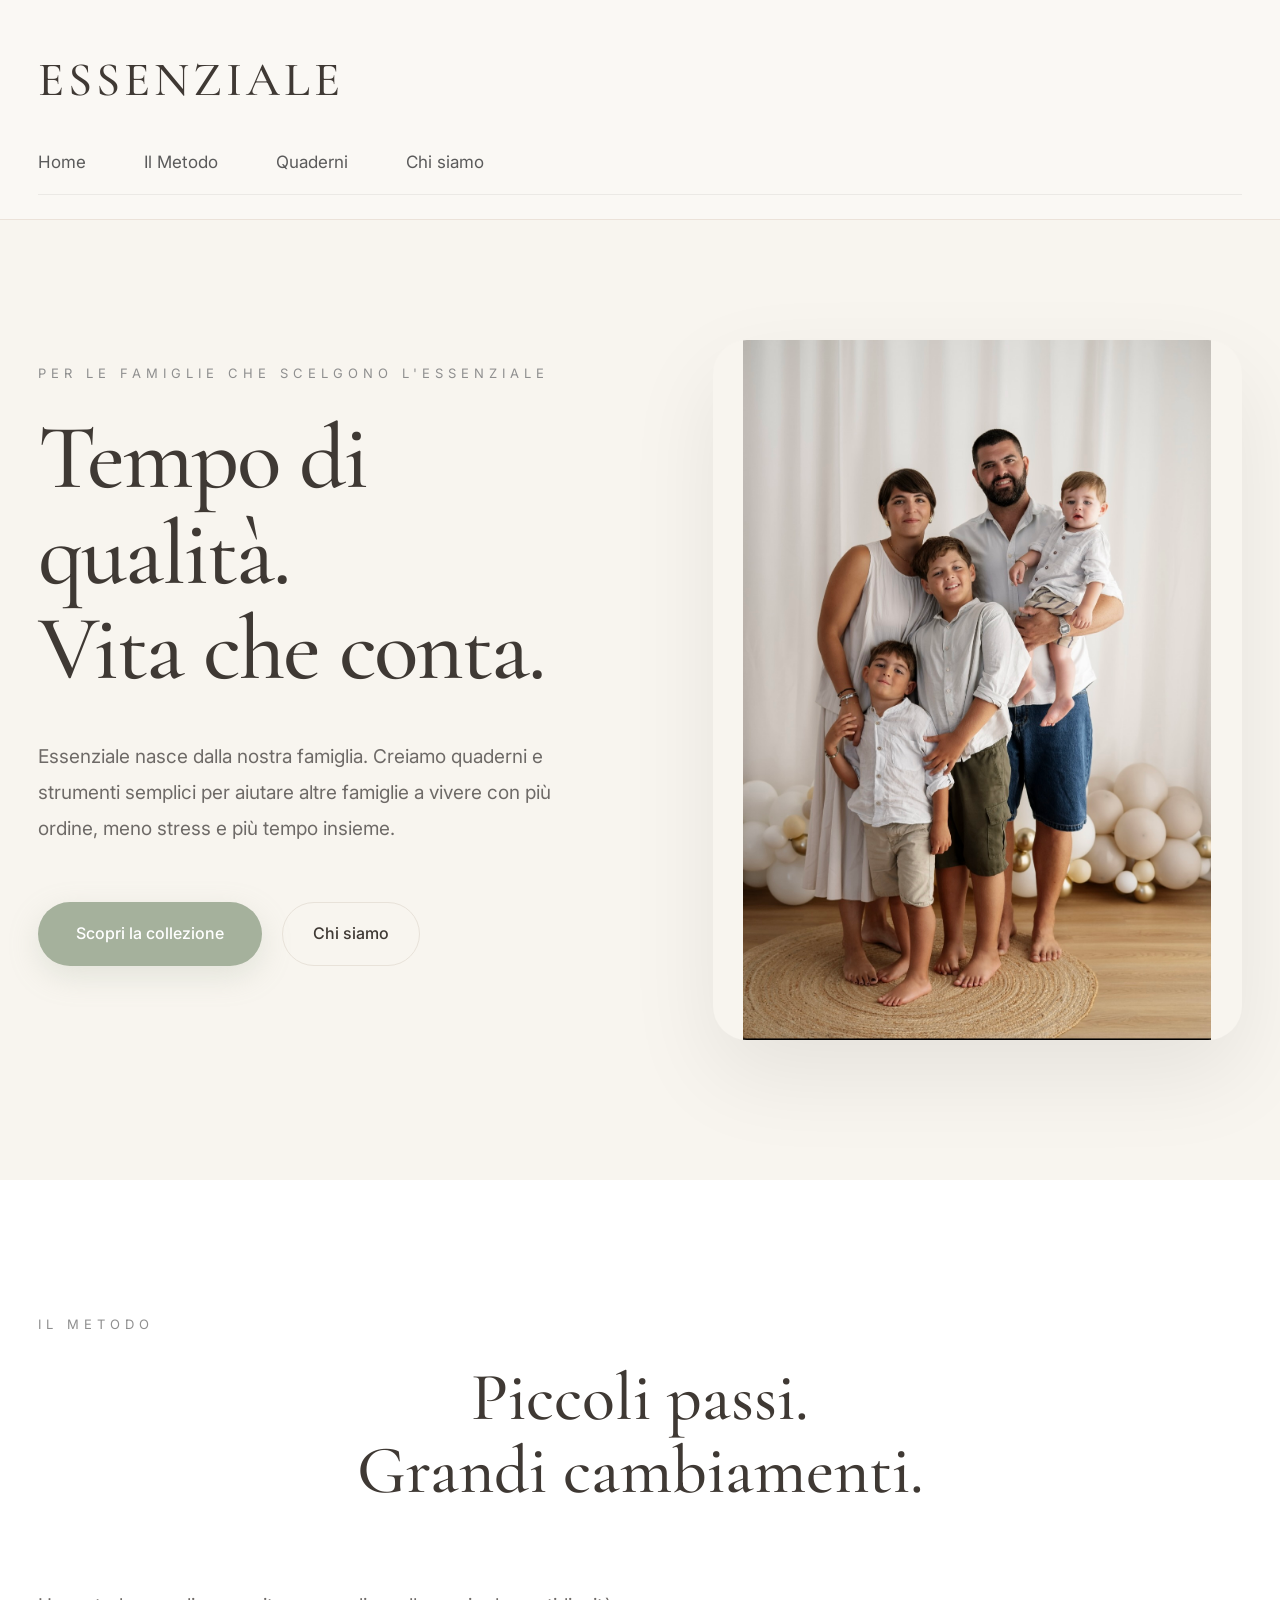
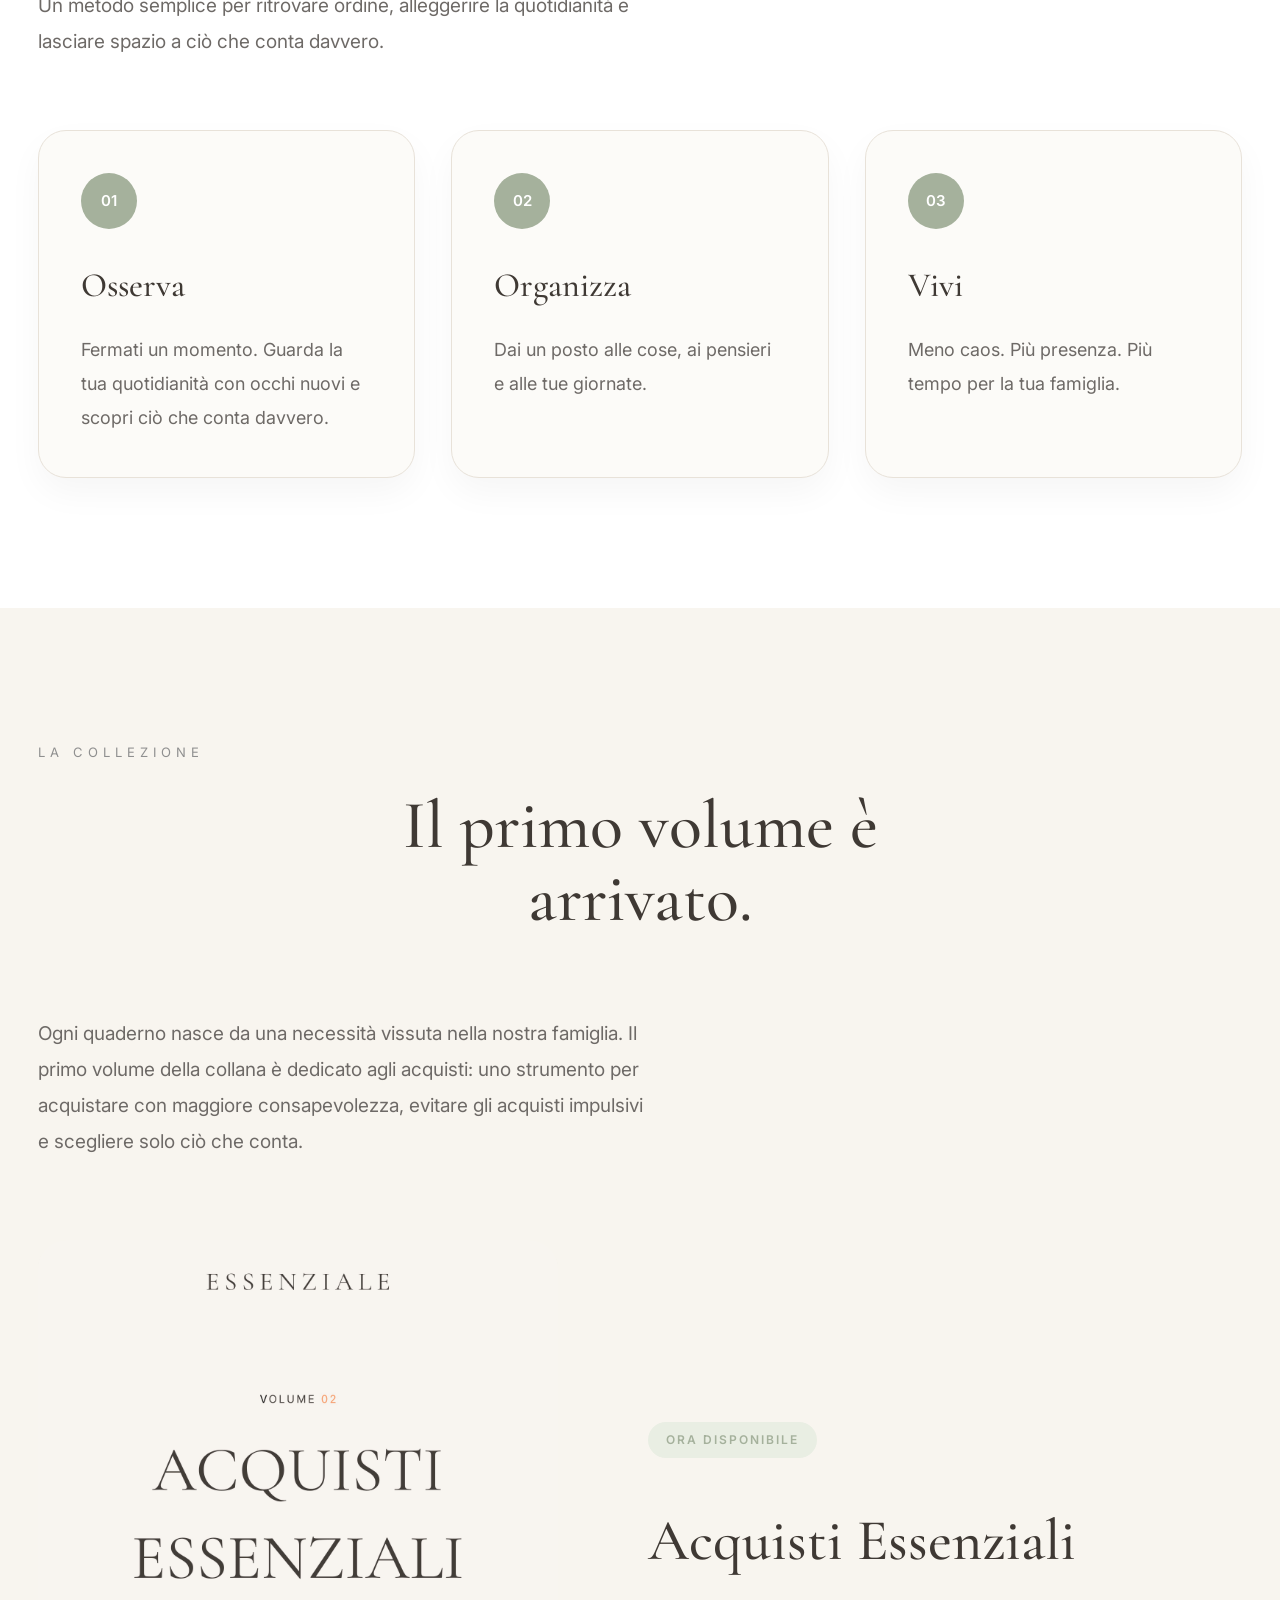
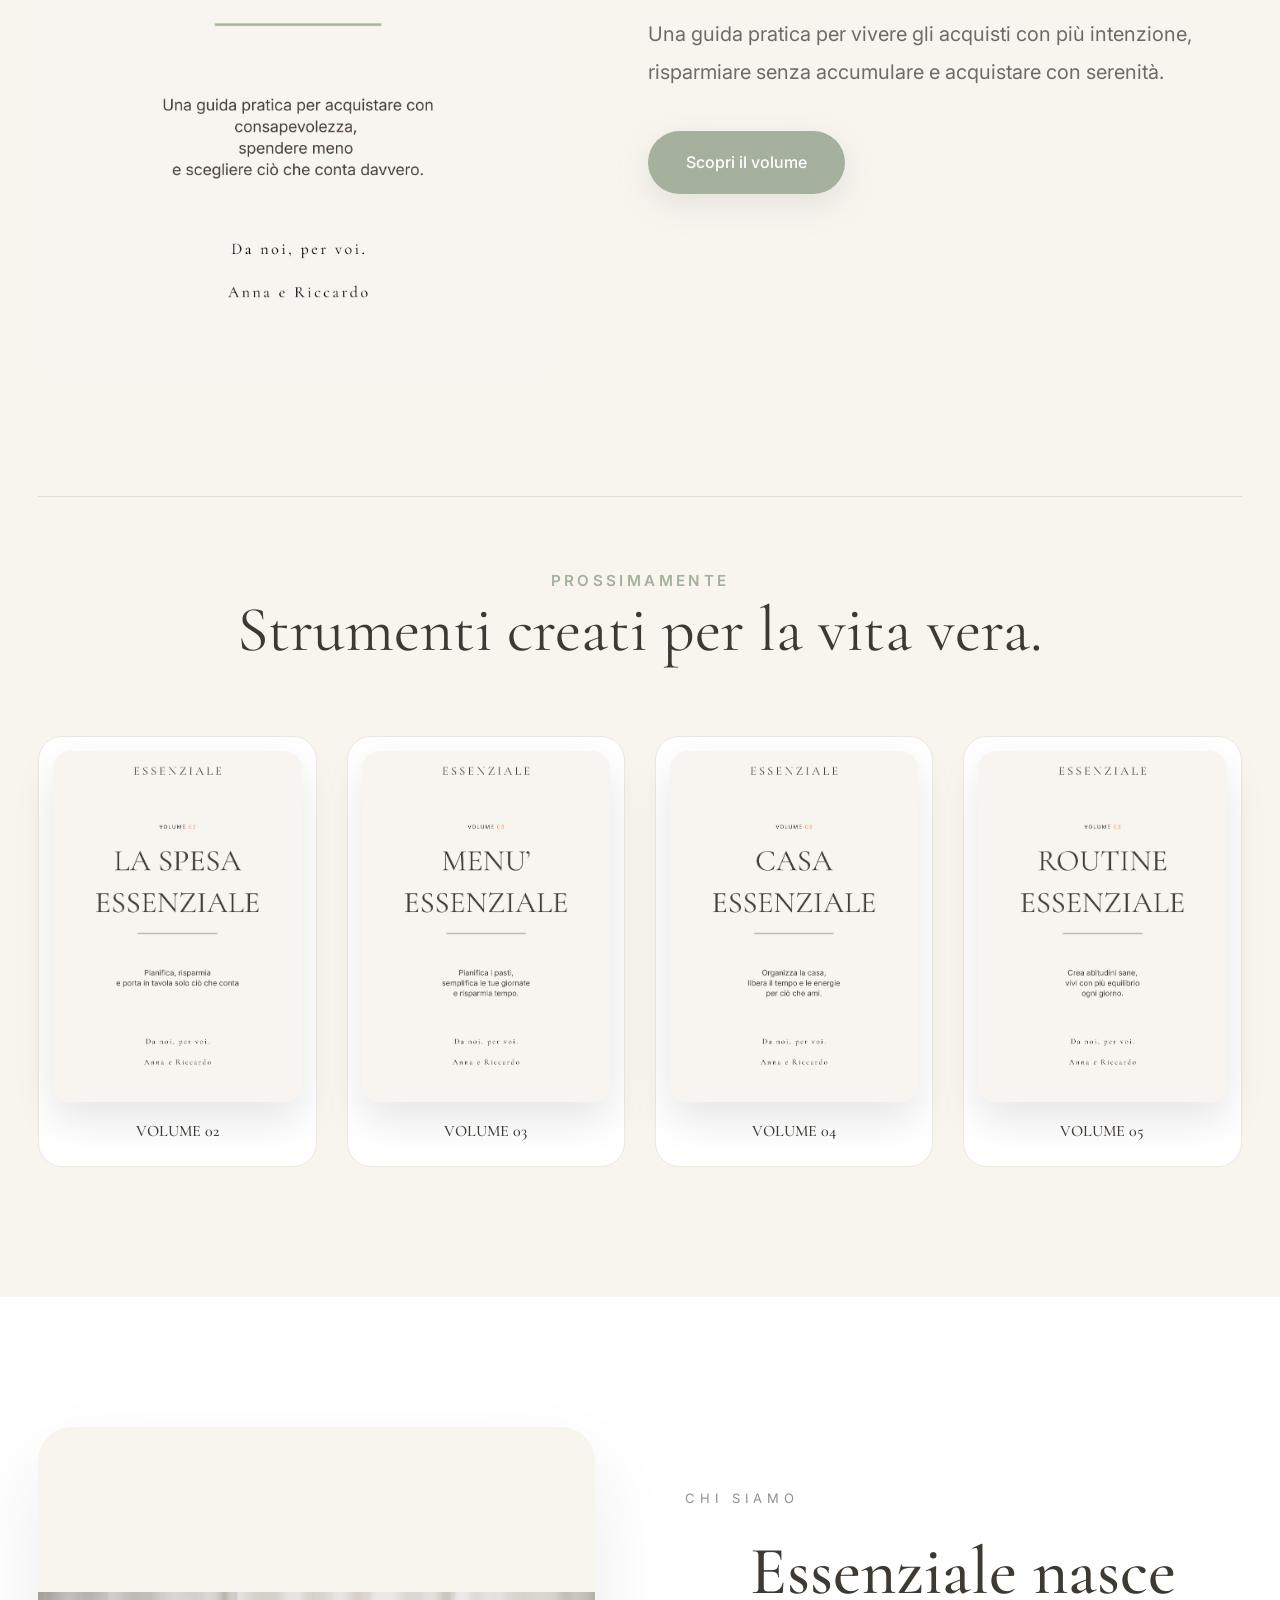
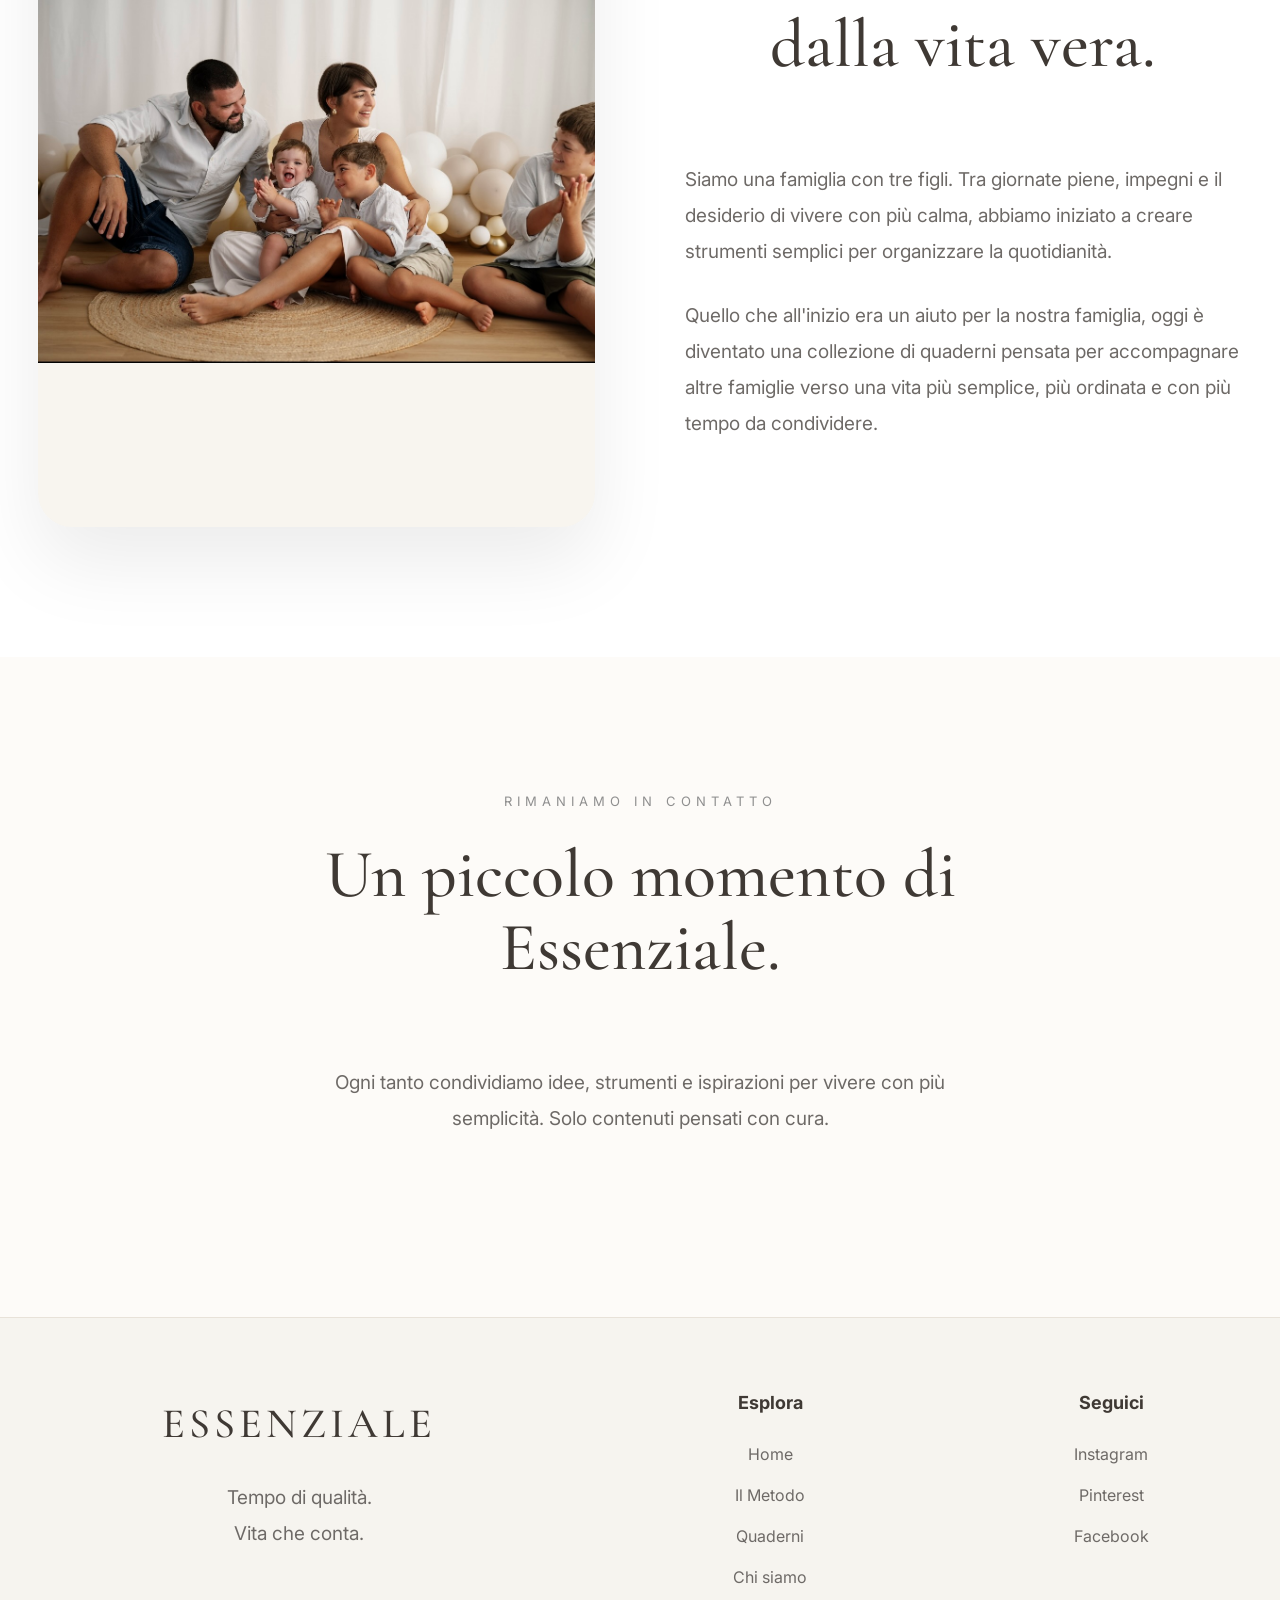
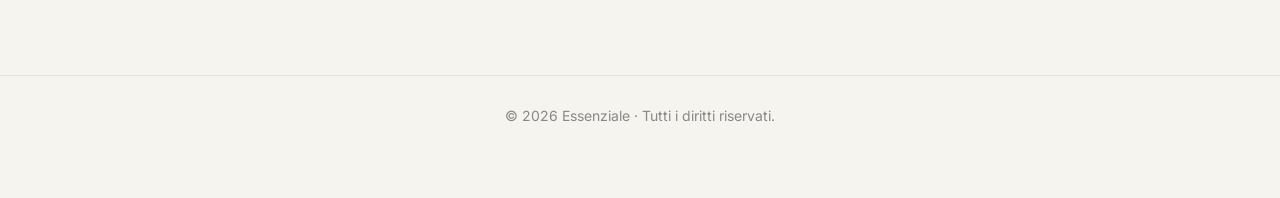
<file: index.html>
<!DOCTYPE html>
<html lang="it">

<head>

    <meta charset="UTF-8">
    <meta name="viewport" content="width=device-width, initial-scale=1.0">

    <title>Essenziale | Tempo di qualità. Vita che conta.</title>

    <meta name="description"
        content="Essenziale crea strumenti, quaderni digitali e risorse per aiutare le famiglie a vivere con più intenzionalità, semplicità e tempo di qualità.">

    <meta name="keywords"
        content="quaderni digitali, famiglia, organizzazione familiare, tempo di qualità, minimalismo, semplicità, planner famiglia">

    <meta name="author" content="Essenziale">

    <meta name="robots" content="index, follow">

    <meta property="og:title"
        content="Essenziale | Tempo di qualità. Vita che conta.">

    <meta property="og:description"
        content="Strumenti e quaderni digitali per vivere con più intenzionalità e creare spazio per ciò che conta davvero.">

    <meta property="og:image"
        content="https://www.famigliaessenziale.it/og-image.png">

    <meta property="og:url"
        content="https://www.famigliaessenziale.it/">

    <meta property="og:type"
        content="website">

    <meta name="twitter:card" content="summary_large_image">

    <meta name="twitter:image"
        content="https://www.famigliaessenziale.it/og-image.png">

  
    <link rel="icon" type="image/png" href="favicon.png">

    
    <link rel="preconnect" href="https://fonts.googleapis.com">

    <link rel="preconnect" href="https://fonts.gstatic.com" crossorigin>

    <link href="https://fonts.googleapis.com/css2?family=Cormorant+Garamond:wght@300;400;500;600;700&family=Inter:wght@300;400;500;600;700&display=swap"
        rel="stylesheet">

    
    <link rel="stylesheet" href="style.css">
    <link rel="stylesheet" href="mobile.css">

</head>

<body>

<!-- ======================================
HEADER
====================================== -->
<header class="header">

    <div class="container">

        <a href="#" class="logo">
            ESSENZIALE
        </a>

        <div class="nav-row">

            <nav>

                <ul class="menu">

                    <li><a href="#">Home</a></li>

                    <li><a href="#metodo">Il Metodo</a></li>

                    <li><a href="#quaderni">Quaderni</a></li>

                    <li><a href="#chisiamo">Chi siamo</a></li>


                </ul>

            </nav>

        

        </div>

    </div>

</header>
<!-- ======================================
HERO
====================================== -->

<section class="hero">

    <div class="container hero-grid">

        <div class="hero-content">

            <p class="eyebrow">

                PER LE FAMIGLIE CHE SCELGONO L'ESSENZIALE

            </p>

            <h1>

                Tempo di qualità.
                <br>
                Vita che conta.

            </h1>

            <p class="hero-text">

                Essenziale nasce dalla nostra famiglia.

                Creiamo quaderni e strumenti semplici
                per aiutare altre famiglie a vivere
                con più ordine, meno stress
                e più tempo insieme.

            </p>

            <div class="hero-buttons">

               <a href="#quaderni" class="button">
                    Scopri la collezione
                
                </a>

                <a href="#chisiamo" class="button-outline">

                    Chi siamo

                </a>

            </div>

        </div>

        <div class="hero-image">

            <img
                 src="images/IMG_1614.jpeg" alt="La famiglia Essenziale">
            

        </div>

    </div>

</section>
<!-- ======================================
IL METODO
====================================== -->

<section class="method" id="metodo">

    <div class="container">

        <p class="eyebrow">

            IL METODO

        </p>

        <h2 class="section-title">

            Piccoli passi.<br>
            Grandi cambiamenti.

        </h2>

        <p class="section-text">

            Un metodo semplice per ritrovare ordine,
            alleggerire la quotidianità
            e lasciare spazio a ciò che conta davvero.

        </p>

        <div class="method-grid">

            <article class="method-card">

                <div class="method-number">
                    01
                </div>

                <h3>
                    Osserva
                </h3>

                <p>

                    Fermati un momento.
                    Guarda la tua quotidianità
                    con occhi nuovi
                    e scopri ciò che conta davvero.

                </p>

            </article>

            <article class="method-card">

                <div class="method-number">
                    02
                </div>

                <h3>
                    Organizza
                </h3>

                <p>

                    Dai un posto
                    alle cose,
                    ai pensieri
                    e alle tue giornate.

                </p>

            </article>

            <article class="method-card">

                <div class="method-number">
                    03
                </div>

                <h3>
                    Vivi
                </h3>

                <p>

                    Meno caos.
                    Più presenza.
                    Più tempo
                    per la tua famiglia.

                </p>

            </article>

        </div>

    </div>

</section>

<!-- ======================================
COLLEZIONE
====================================== -->
<section class="collection" id="quaderni">

    <div class="container">

        <p class="eyebrow">
            LA COLLEZIONE
        </p>

        <h2 class="section-title">
            Il primo volume è arrivato.
        </h2>

        <p class="section-text">

            Ogni quaderno nasce da una necessità vissuta
            nella nostra famiglia.

            Il primo volume della collana è dedicato
            agli acquisti: uno strumento per acquistare con
            maggiore consapevolezza, evitare gli acquisti
            impulsivi e scegliere solo ciò che conta.

        </p>

        <div class="launch-grid">

            <div class="launch-image">

                <img src="images/COPERTINAACQUISTIESSENZIALI.jpg" alt="Acquisti Essenziali">

            </div>

            <div class="launch-content">

                <span class="volume">

                    ORA DISPONIBILE

                </span>

                <h3>

                   Acquisti Essenziali

                </h3>

                <p>

                    Una guida pratica per vivere gli acquisti
                    con più intenzione,
                    risparmiare senza accumulare
                    e acquistare con serenità.

                </p>

                <a href="saldi-essenziali.html" class="button">

                    Scopri il volume

                </a>

            </div>

        </div>

        <div class="coming-soon">

           <div class="coming-header">
         <p>Prossimamente</p>
    <h2>Strumenti creati per la vita vera.</h2>

    

</div>

           <div class="coming-grid">

    <article class="coming-card">
        <img src="images/COPERTINAspesaessenziale.png" alt="La Spesa Essenziale">

        

        <h4>VOLUME 02 </h4>

        
    </article>

    <article class="coming-card">
        <img src="images/COPERTINAmenuessenziale.png" alt="Menu Essenziale">

        

        <h4>VOLUME 03 </h4>

        
    </article>

    <article class="coming-card">
        <img src="images/COPERTINAcasaessenziale.png" alt="Casa Essenziale">

       

        <h4>VOLUME 04</h4>

        
    </article>

    <article class="coming-card">
        <img src="images/COPERTINAroutineessenziale.png" alt="Routine Essenziale">

       

        <h4>VOLUME 05</h4>

        
    </article>

</div>

        </div>

    </div>

</section>
<!-- ======================================
CHI SIAMO
====================================== -->

<section class="about" id="chisiamo">

    <div class="container about-grid">

        <div class="about-image">

            <img src="images/hero.jpg" alt="La famiglia Essenziale">

        </div>

        <div class="about-content">

            <p class="eyebrow">

                CHI SIAMO

            </p>

            <h2 class="section-title">

                Essenziale nasce
                dalla vita vera.

            </h2>

            <p class="section-text">

                Siamo una famiglia con tre figli.

                Tra giornate piene, impegni e il desiderio di vivere con più calma,
                abbiamo iniziato a creare strumenti semplici per organizzare la quotidianità.

            </p>

            <p class="section-text">

                Quello che all'inizio era un aiuto per la nostra famiglia,
                oggi è diventato una collezione di quaderni pensata per accompagnare
                altre famiglie verso una vita più semplice, più ordinata
                e con più tempo da condividere.

            </p>

           
        </div>

    </div>

</section>

<!-- ======================================
NEWSLETTER
====================================== -->

<section class="newsletter">

    <div class="container newsletter-content">

        <p class="eyebrow">

            RIMANIAMO IN CONTATTO

        </p>

        <h2 class="section-title">

            Un piccolo momento
            di Essenziale.

        </h2>

        <p class="section-text">

            Ogni tanto condividiamo idee,
            strumenti e ispirazioni
            per vivere con più semplicità.

            Solo contenuti pensati con cura.

        </p>

<script async data-uid="1958ad3238" src="https://essenziale.kit.com/1958ad3238/index.js"></script>

    

    </div>

</section>

<!-- ======================================
FOOTER
====================================== -->

<footer class="footer">

    <div class="container footer-grid">

        <div>

            <h3 class="logo">

                ESSENZIALE

            </h3>

            <p>

                Tempo di qualità.<br>
                Vita che conta.

            </p>

        </div>

        <div>

            <h4>

                Esplora

            </h4>

            <ul>

                <li><a href="#">Home</a></li>

                <li><a href="#metodo">Il Metodo</a></li>

                <li><a href="#quaderni">Quaderni</a></li>

                <li><a href="#chisiamo">Chi siamo</a></li>

            </ul>

        </div>

        <div>

            <h4>

                Seguici

            </h4>

            <ul>

                <li><a href="#">Instagram</a></li>

                <li><a href="#">Pinterest</a></li>

                <li><a href="#">Facebook</a></li>

            </ul>

        </div>

    </div>

    <div class="copyright">

        ©️ 2026 Essenziale · Tutti i diritti riservati.

    </div>

</footer>

<script src="script.js"></script>


</body>

</html>
</file>
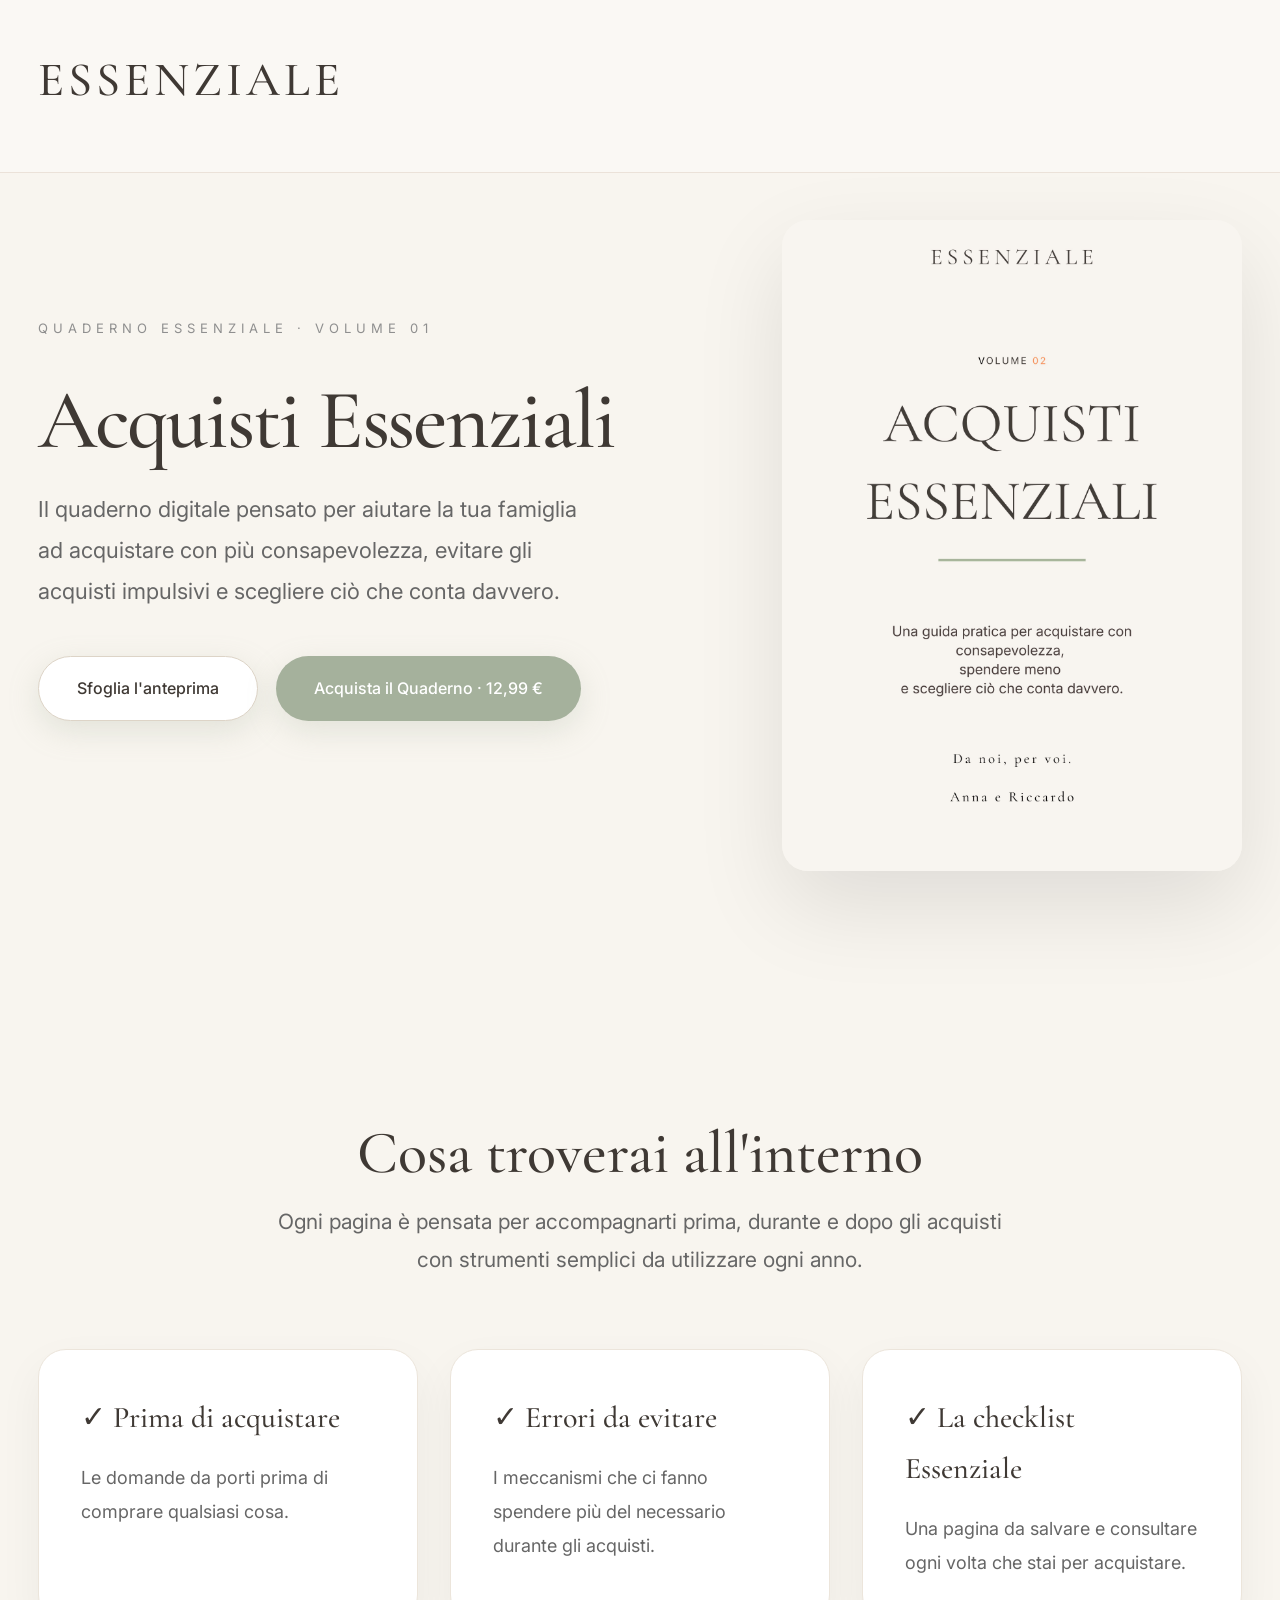
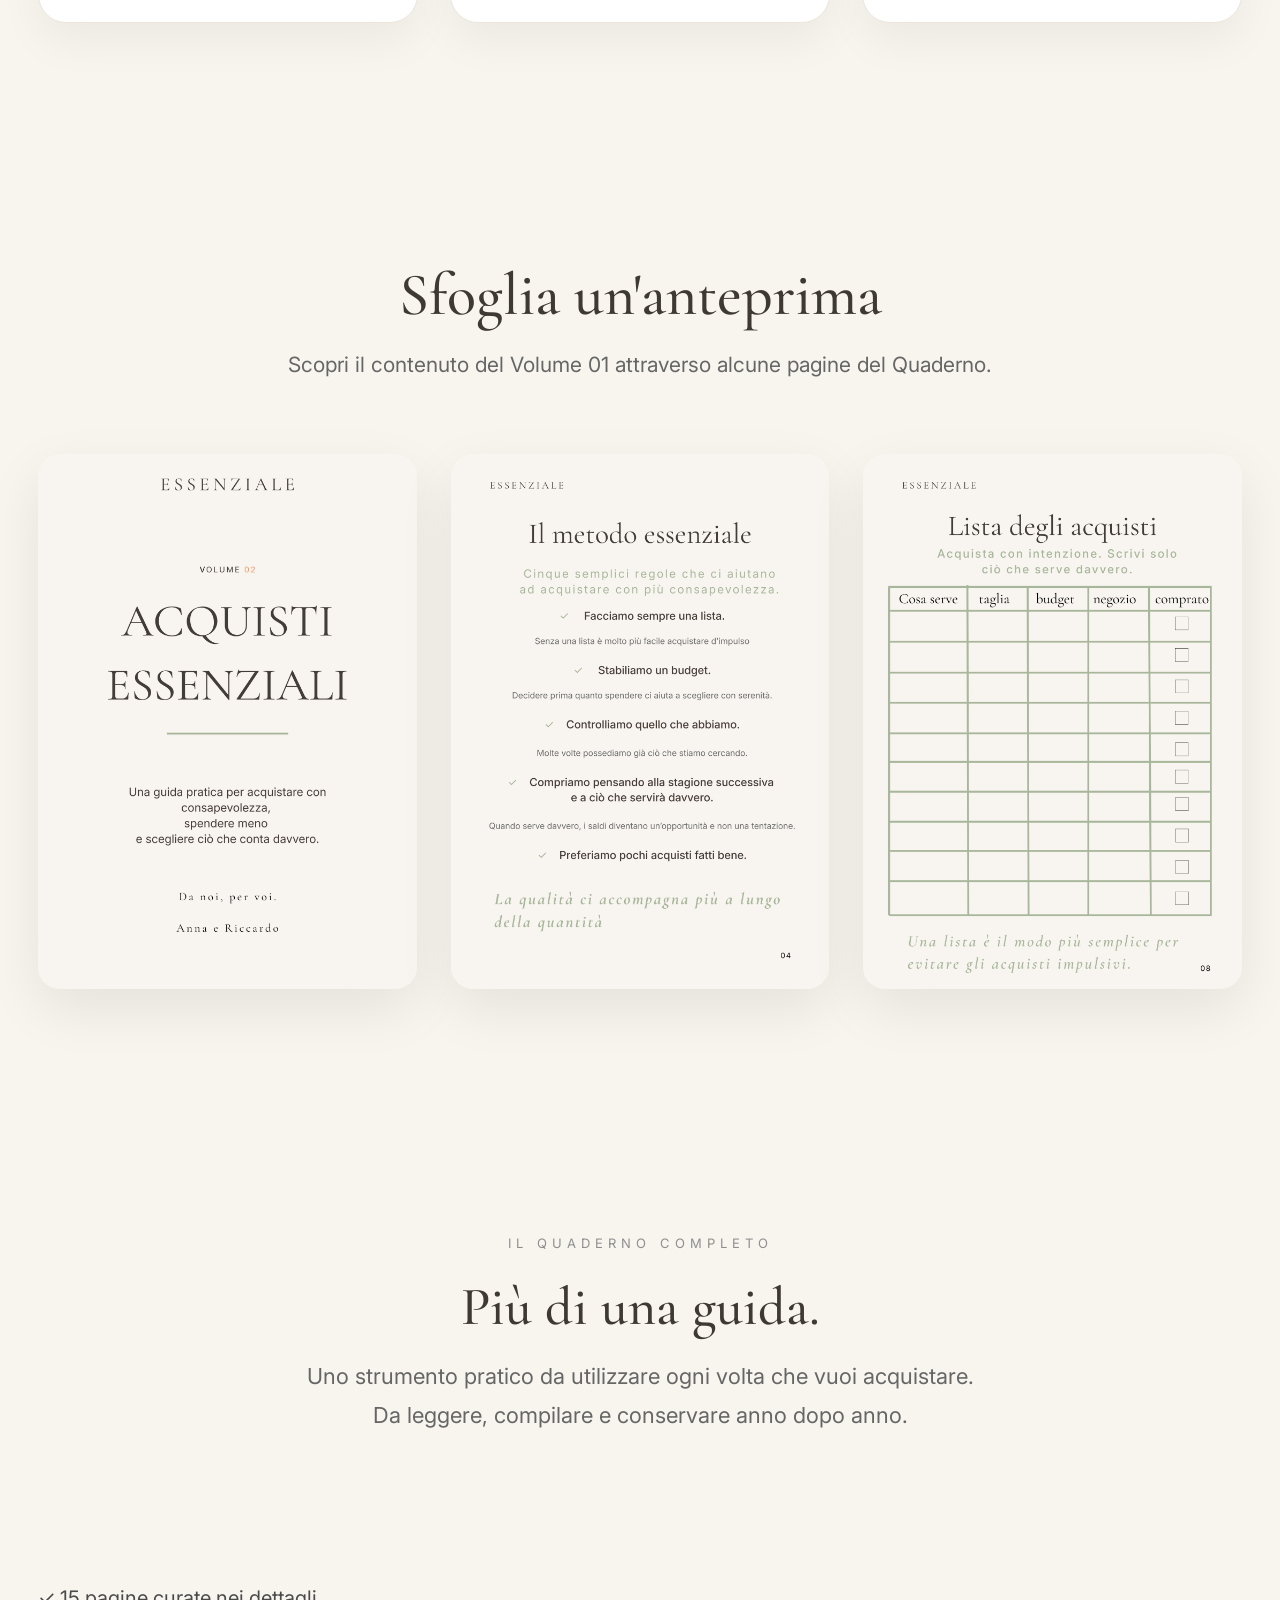
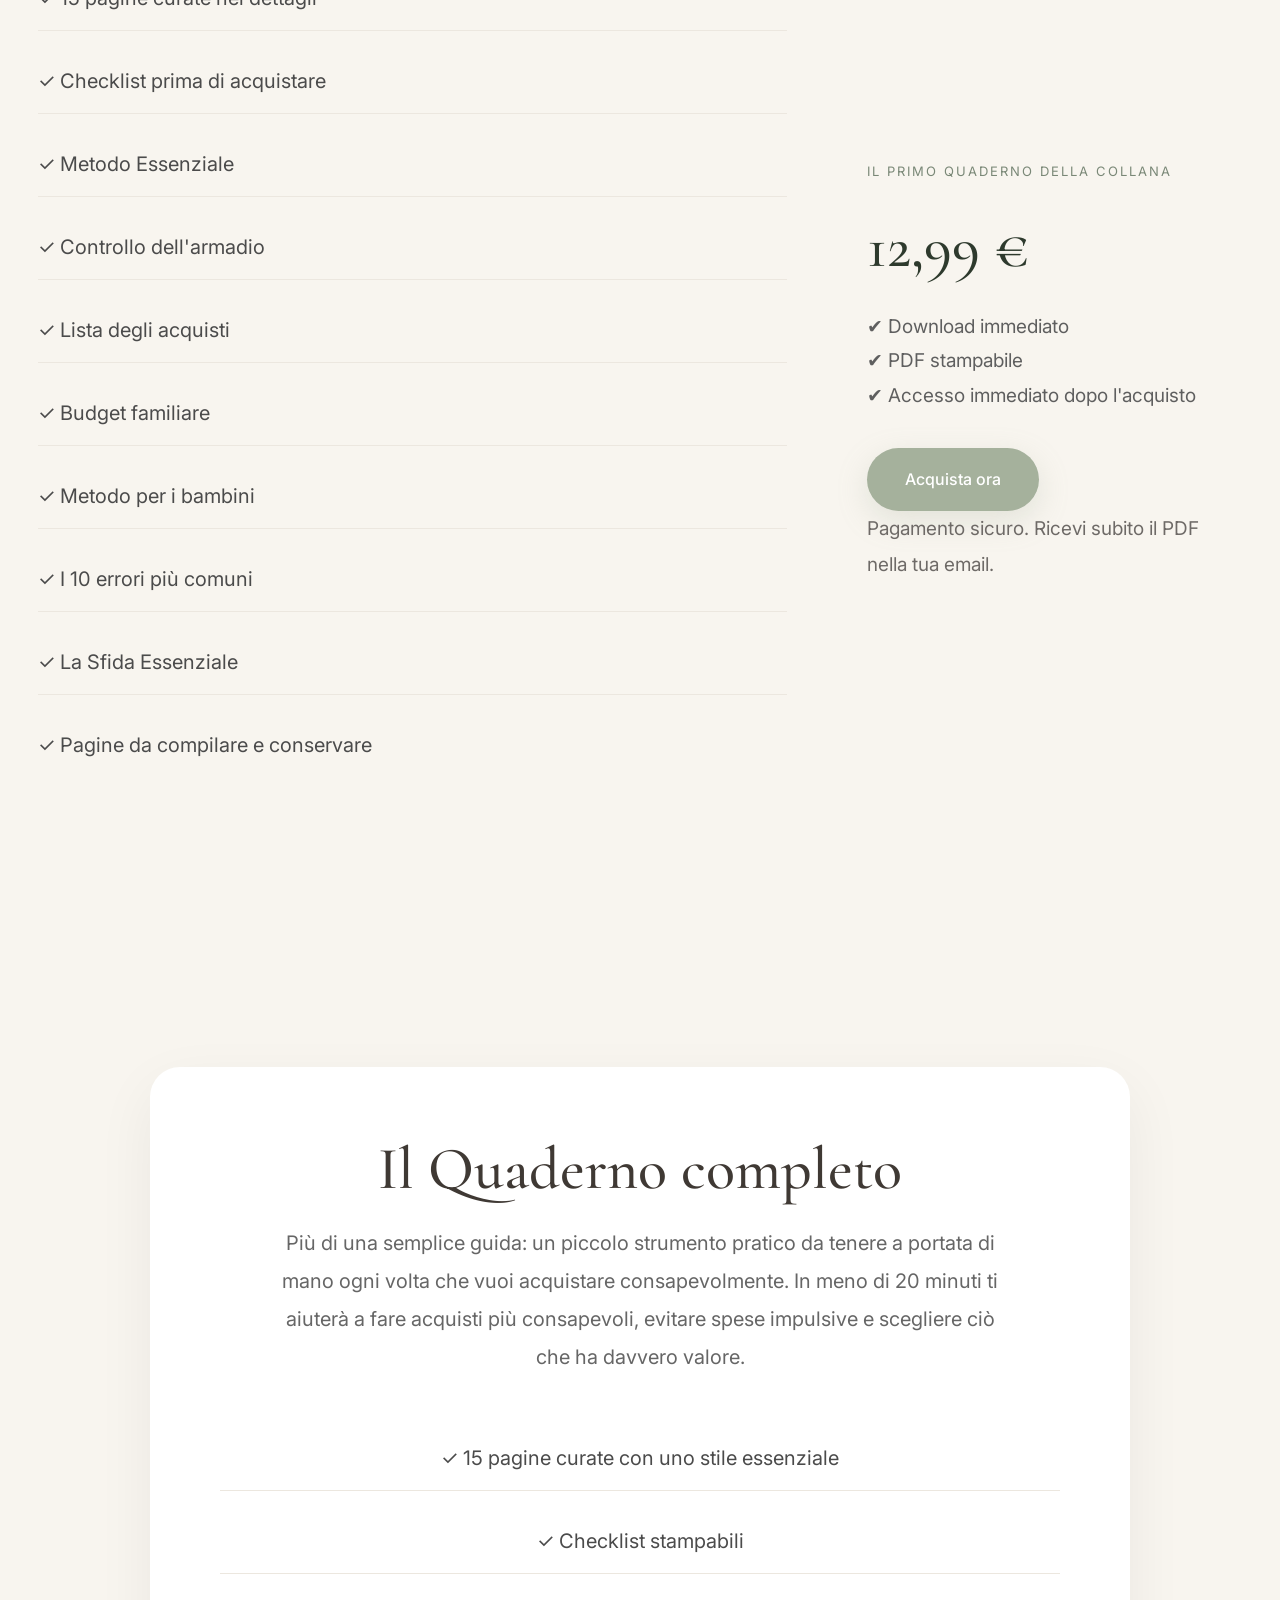
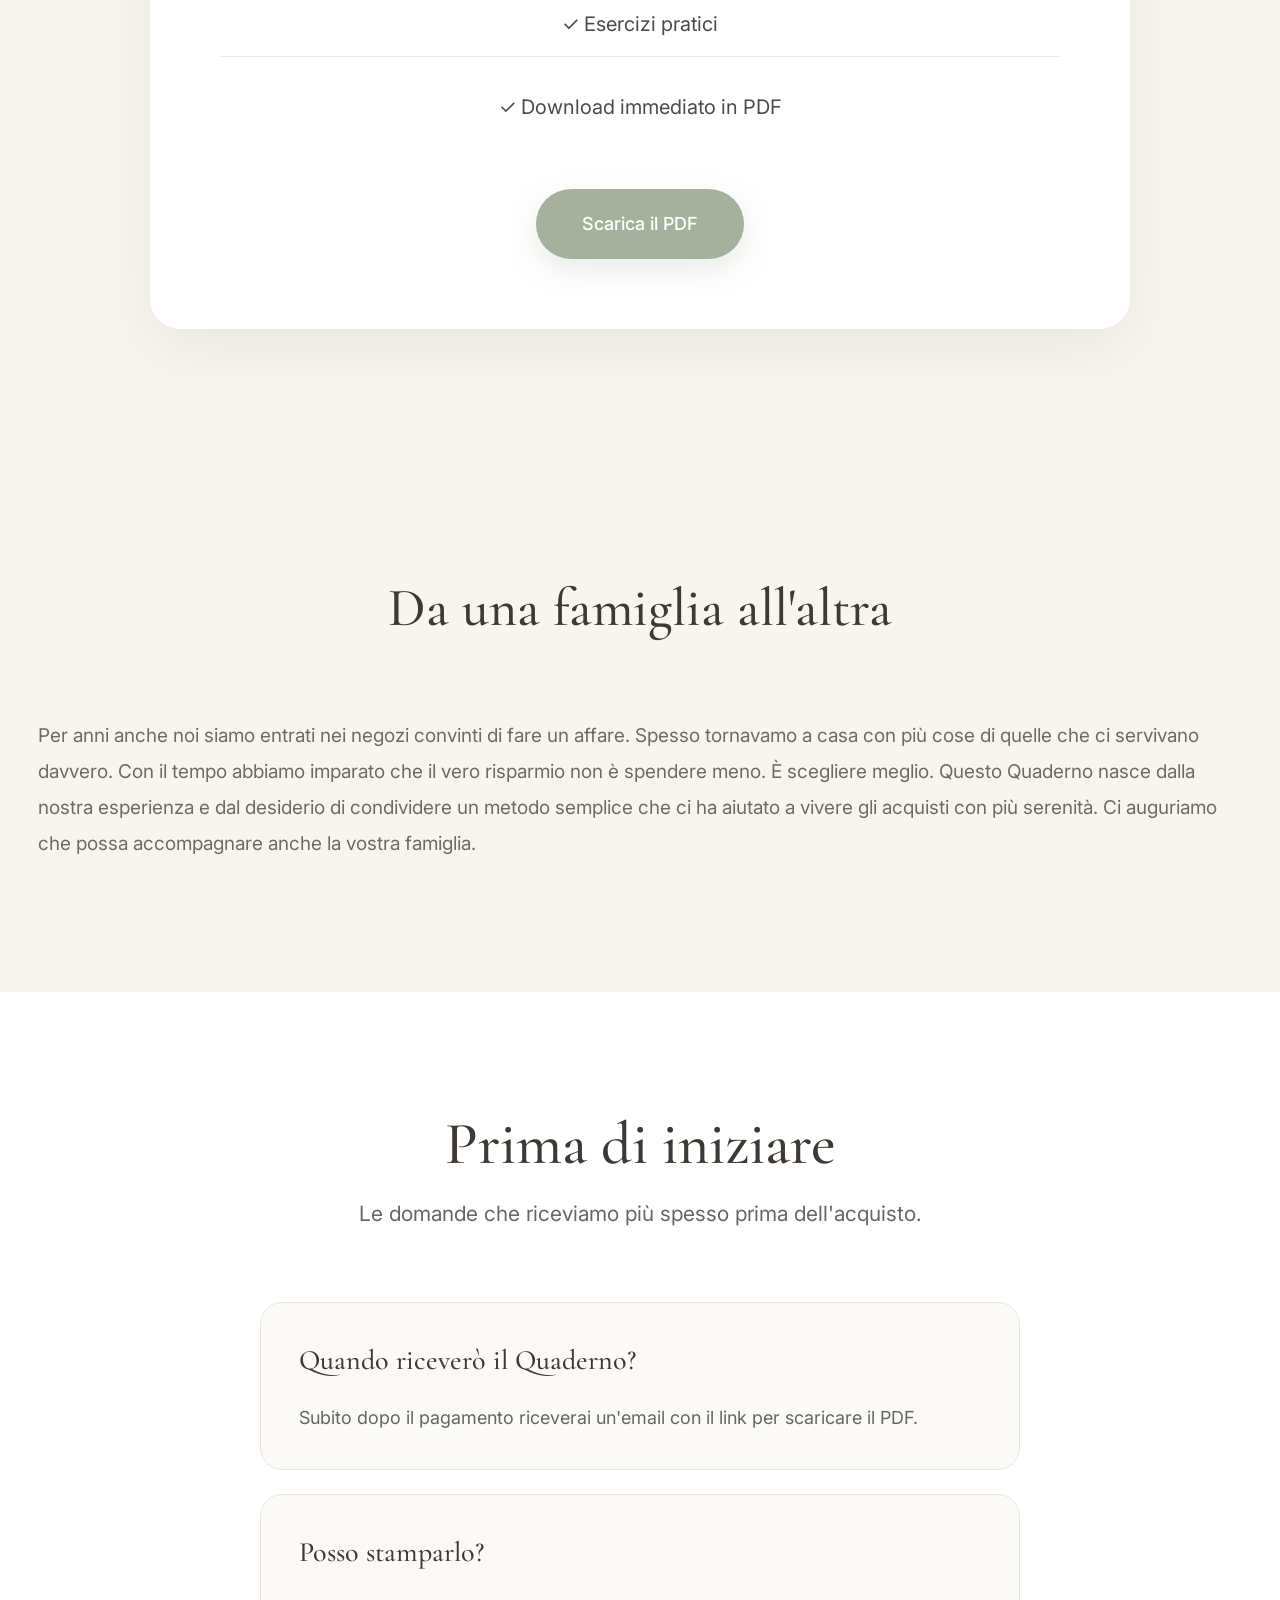
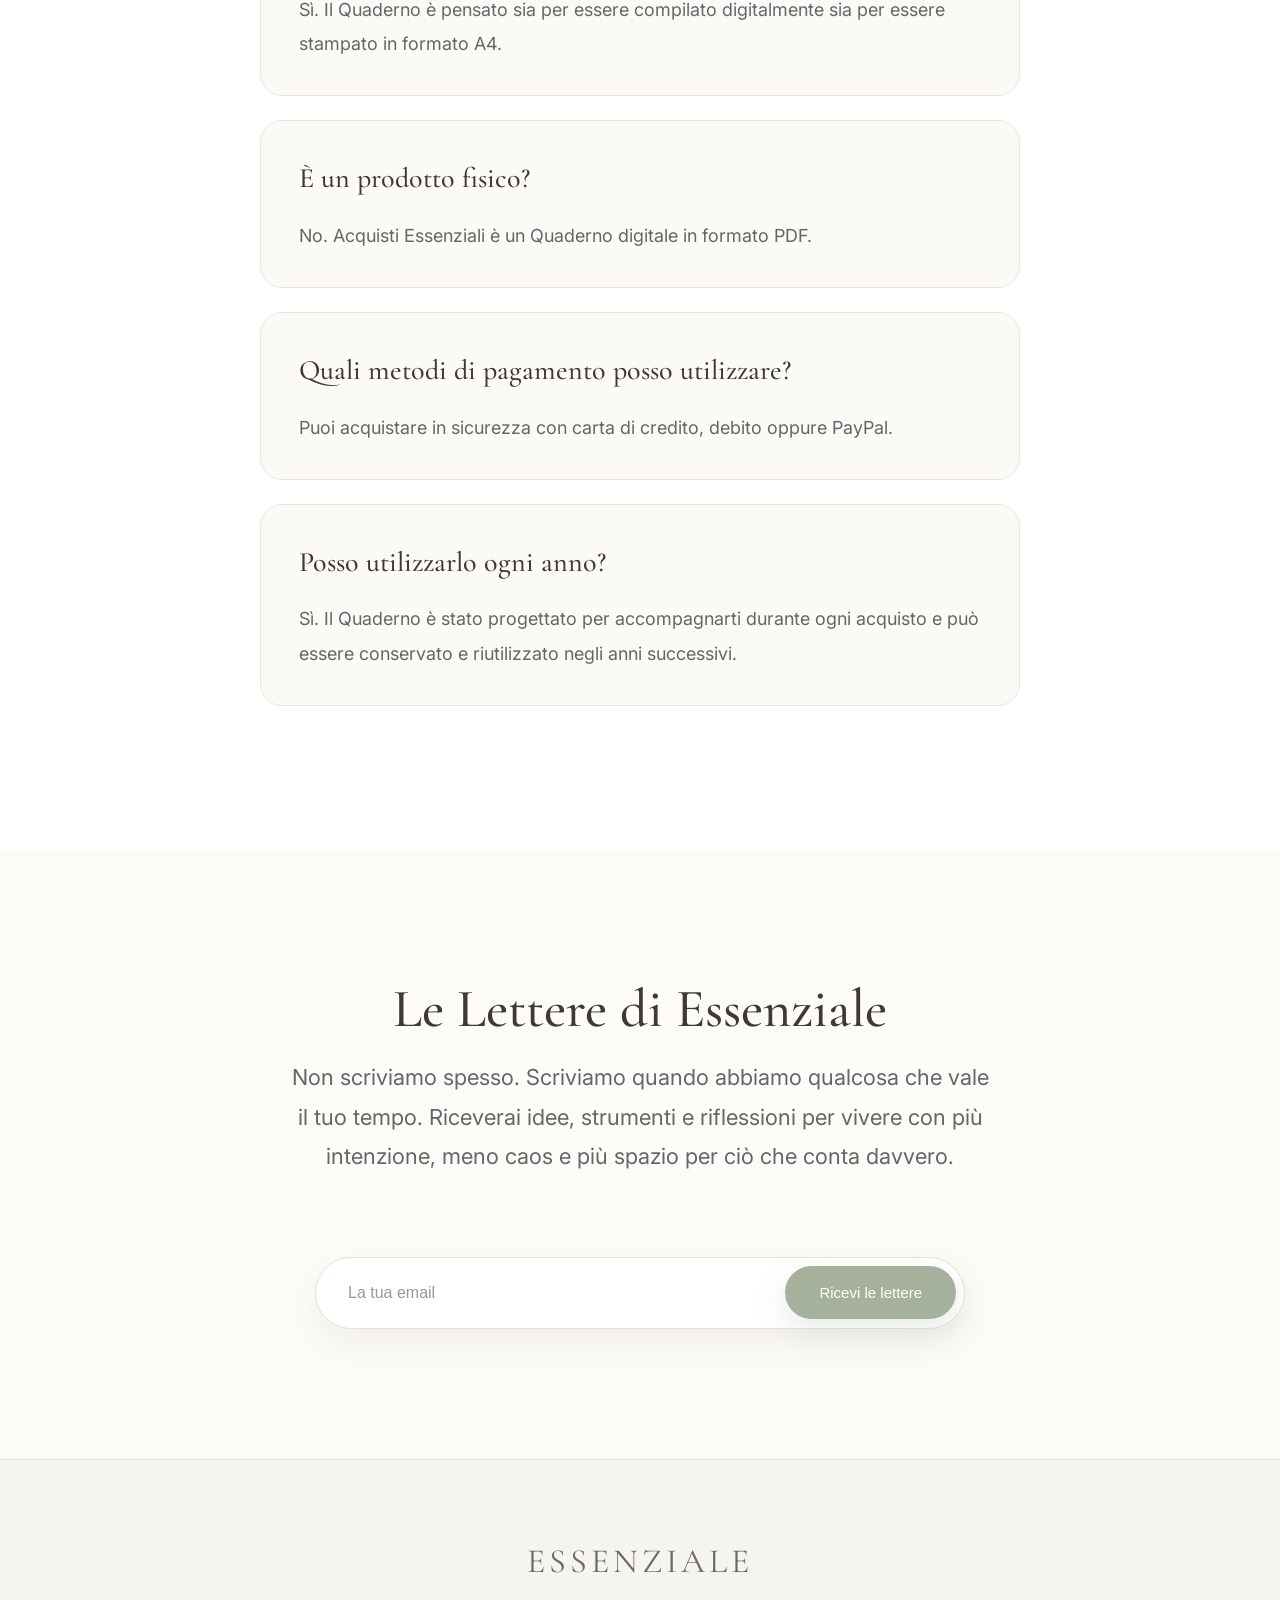
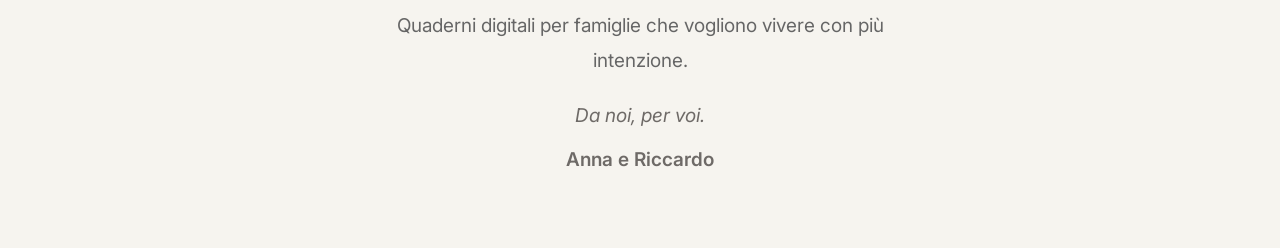
<file: saldi-essenziali.html>
<!DOCTYPE html>
<html lang="it">

<head>

<meta charset="UTF-8">
<meta name="viewport" content="width=device-width, initial-scale=1.0">

<title>Acquisti Essenziali | Essenziale</title>

<link rel="preconnect" href="https://fonts.googleapis.com">
<link rel="preconnect" href="https://fonts.gstatic.com" crossorigin>

<link href="https://fonts.googleapis.com/css2?family=Cormorant+Garamond:wght@400;500;600&family=Inter:wght@300;400;500;600&display=swap" rel="stylesheet">

<link rel="stylesheet" href="style.css">
<link rel="stylesheet" href="mobile.css">
<link rel="stylesheet" href="saldi-essenziali.css">

</head>

<body>
<header class="header">

<div class="container">

<nav class="navbar">

<a href="index.html" class="logo">
ESSENZIALE
</a>


</nav>

</div>

</header>



<section class="ebook-hero">

<div class="container ebook-grid">

<div class="ebook-content">

<span class="eyebrow">
QUADERNO ESSENZIALE · VOLUME 01
</span>

<h1>
Acquisti Essenziali
</h1>

<p class="ebook-subtitle">
Il quaderno digitale pensato per aiutare la tua famiglia ad acquistare con più consapevolezza, evitare gli acquisti impulsivi e scegliere ciò che conta davvero.
</p>

<div class="hero-buttons">

    <a href="#preview" class="button secondary">
        Sfoglia l'anteprima
    </a>

    <a href="https://payhip.com/b/PFxp1"
       class="button"
       target="_blank">
        Acquista il Quaderno · 12,99 €
    </a>

</div>

</div>

<div class="ebook-cover">

    <img src="images/COPERTINAACQUISTIESSENZIALI.jpg" alt="Acquisti Essenziali">

</div>

</div>

</section>

</div>

</section>
<section class="features">

<div class="container">

<div class="section-title">

<h2>Cosa troverai all'interno</h2>

<p>

Ogni pagina è pensata per accompagnarti prima, durante e dopo gli acquisti con strumenti semplici da utilizzare ogni anno.

</p>

</div>

<div class="features-grid">

<div class="feature">

<h3>✓ Prima di acquistare</h3>

<p>
Le domande da porti prima di comprare qualsiasi cosa.
</p>

</div>

<div class="feature">

<h3>✓ Errori da evitare</h3>

<p>
I meccanismi che ci fanno spendere più del necessario durante gli acquisti.
</p>

</div>

<div class="feature">

<h3>✓ La checklist Essenziale</h3>

<p>
Una pagina da salvare e consultare ogni volta che stai per acquistare.
</p>

</div>

</div>

</div>

</section>


<section id="preview" class="features">

    <div class="container">

        <div class="section-title">
            <h2>Sfoglia un'anteprima</h2>

            <p>
                Scopri il contenuto del Volume 01 attraverso alcune pagine del Quaderno.
            </p>
        </div>

        <div class="preview-grid">

            <img src="images/COPERTINAACQUISTIESSENZIALI.jpg" alt="Copertina">

            <img src="images/IL METODO ESSENZIALE.png" alt="Metodo">

            <img src="images/LISTA ACQUISTIgiusta.png" alt="Lista acquisti">

        </div>

    </div>

</section>
<section id="acquista" class="product-details">

    <div class="container">

        <div class="section-title">

            <span class="eyebrow">IL QUADERNO COMPLETO</span>

            <h2>Più di una guida.</h2>

            <p>
                Uno strumento pratico da utilizzare ogni volta che vuoi acquistare.
                Da leggere, compilare e conservare anno dopo anno.
            </p>

        </div>

        <div class="product-grid">

            <div class="product-left">

                <ul class="product-list">

                    <li>✓ 15 pagine curate nei dettagli</li>

                    <li>✓ Checklist prima di acquistare</li>

                    <li>✓ Metodo Essenziale</li>

                    <li>✓ Controllo dell'armadio</li>

                    <li>✓ Lista degli acquisti</li>

                    <li>✓ Budget familiare</li>

                    <li>✓ Metodo per i bambini</li>

                    <li>✓ I 10 errori più comuni</li>

                    <li>✓ La Sfida Essenziale</li>

                    <li>✓ Pagine da compilare e conservare</li>

                </ul>

            </div>

            <div class="product-right">

                <p class="price-title">

                    Il primo Quaderno della collana

                </p>

                <h3 class="price">

                    12,99 €

                </h3>

                <p class="download">

                    ✔ Download immediato<br>
                    ✔ PDF stampabile<br>
                    ✔ Accesso immediato dopo l'acquisto

                </p>

                <a href="https://payhip.com/b/PFxp1"
                class="button"
                target="_blank">
                Acquista ora
                </a>
<p class="purchase-note">

Pagamento sicuro. Ricevi subito il PDF nella tua email.

</p>
            </div>

        </div>

    </div>

</section>
<section class="product-details">

    <div class="container">

        <div class="product-box">

            <h2>Il Quaderno completo</h2>

            <p>
                Più di una semplice guida: un piccolo strumento pratico da tenere a portata di mano ogni volta che vuoi acquistare consapevolmente. In meno di 20 minuti ti aiuterà a fare acquisti più consapevoli, evitare spese impulsive e scegliere ciò che ha davvero valore.
            </p>

            <ul class="product-list">
                <li>✓ 15 pagine curate con uno stile essenziale</li>
                <li>✓ Checklist stampabili</li>
                <li>✓ Esercizi pratici</li>
                <li>✓ Download immediato in PDF</li>
            </ul>

           

            <a href="https://payhip.com/b/PFxp1"
            class="button"
            target="_blank">
            Scarica il PDF
           </a>

        </div>

    </div>

</section>

<section class="why">

<div class="container">

<div class="section-title">

<h2>Da una famiglia all'altra</h2>

</div>


<p class="about-text">

Per anni anche noi siamo entrati nei negozi convinti di fare un affare.

Spesso tornavamo a casa con più cose di quelle che ci servivano davvero.

Con il tempo abbiamo imparato che il vero risparmio non è spendere meno.

È scegliere meglio.

Questo Quaderno nasce dalla nostra esperienza e dal desiderio di condividere un metodo semplice che ci ha aiutato a vivere gli acquisti con più serenità.

Ci auguriamo che possa accompagnare anche la vostra famiglia.

</p>

</div>

</section>
<section class="faq">

    <div class="container">

        <div class="section-title">

            <h2>Prima di iniziare</h2>

            <p>
                Le domande che riceviamo più spesso prima dell'acquisto.
            </p>

        </div>

        <div class="faq-item">

            <h3>Quando riceverò il Quaderno?</h3>

            <p>
                Subito dopo il pagamento riceverai un'email con il link per scaricare il PDF.
            </p>

        </div>

        <div class="faq-item">

            <h3>Posso stamparlo?</h3>

            <p>
                Sì. Il Quaderno è pensato sia per essere compilato digitalmente sia per essere stampato in formato A4.
            </p>

        </div>

        <div class="faq-item">

            <h3>È un prodotto fisico?</h3>

            <p>
                No. Acquisti Essenziali è un Quaderno digitale in formato PDF.
            </p>

        </div>

        <div class="faq-item">

            <h3>Quali metodi di pagamento posso utilizzare?</h3>

            <p>
                Puoi acquistare in sicurezza con carta di credito, debito oppure PayPal.
            </p>

        </div>
        <div class="faq-item">

    <h3>Posso utilizzarlo ogni anno?</h3>

    <p>
        Sì. Il Quaderno è stato progettato per accompagnarti durante ogni acquisto e può essere conservato e riutilizzato negli anni successivi.
    </p>

</div>
    </div>

</section>

<section id="newsletter" class="newsletter">

<div class="container">

<div class="section-title">

<h2>Le Lettere di Essenziale</h2>

<p>

Non scriviamo spesso. Scriviamo quando abbiamo qualcosa che vale il tuo tempo.

Riceverai idee, strumenti e riflessioni per vivere con più intenzione, meno caos e più spazio per ciò che conta davvero.

</p>

</div>

<form class="newsletter-form">

<input
type="email"
placeholder="La tua email">

<button class="button">

Ricevi le lettere

</button>

</form>

</div>

</section>
<footer class="footer">

    <div class="container">

        <p class="footer-logo">
            ESSENZIALE
        </p>

        <p class="footer-text">

            Quaderni digitali per famiglie che vogliono vivere con più intenzione.

        </p>

        <p class="footer-sign">

            Da noi, per voi.

        </p>

        <p class="footer-authors">

            Anna e Riccardo

        </p>

    </div>

</footer>
</body>
</file>
<file: style.css>
/*==================================================
ESSENZIALE
STYLE.CSS
==================================================*/


/*==================================================
01 • RESET
==================================================*/

*{
    margin:0;
    padding:0;
    box-sizing:border-box;
}

html{
    scroll-behavior:smooth;
}

body{

    background:#F8F5EF;
    color:#3F3934;

    font-family:"Inter",sans-serif;

    line-height:1.7;

    -webkit-font-smoothing:antialiased;

}

img{

    width:100%;
    display:block;

}

a{

    text-decoration:none;
    color:inherit;

}

ul{

    list-style:none;

}


/*==================================================
02 • COLORI
==================================================*/

:root{

    --background:#F8F5EF;

    --white:#FFFFFF;

    --text:#3F3934;

    --text-light:#6E6A67;

    --green:#A5B19C;

    --green-dark:#8F9C87;

    --border:#E8E2D9;

}


/*==================================================
03 • LAYOUT
==================================================*/

.container{

    width:min(1380px,94%);

    margin:auto;

}

section{

    padding:130px 0;

}


/*==================================================
04 • TIPOGRAFIA
==================================================*/

h1,
h2,
h3{

    font-family:"Cormorant Garamond",serif;

    font-weight:500;

    color:var(--text);

}

h1{

    font-size:92px;

    line-height:1.04;

    letter-spacing:-2px;

    margin-bottom:42px;

}

h2{

    font-size:68px;

    line-height:1.08;

    margin-bottom:28px;

}

h3{

    font-size:34px;

    margin-bottom:16px;

}

p{

    color:var(--text-light);

    font-size:19px;

    line-height:1.9;

}

.eyebrow{

    display:inline-block;

    margin-bottom:24px;

    letter-spacing:6px;

    text-transform:uppercase;

    font-size:12px;

    color:var(--green);

}

.section-text{

    max-width:620px;

}


/*==================================================
05 • HEADER
==================================================*/
.header{
    position: fixed;
    top: 0;
    left: 0;
    width: 100%;
    background: rgba(250,248,244,.96);
    backdrop-filter: blur(10px);
    z-index: 9999;
    transition: transform .35s ease;
    border-bottom:1px solid #ebe2d9;
}
.header.hide{
    transform:translateY(-100%);
}



.header .container{

    padding:40px 0 24px;

}


/*==================================================
LOGO
==================================================*/

.logo{

    display:block;

    font-family:"Cormorant Garamond",serif;

    font-size:76px;

    font-weight:500;

    letter-spacing:4px;

    color:#3F3934;

    text-decoration:none;

    margin-bottom:26px;

}


/*==================================================
SECONDA RIGA
==================================================*/

.nav-row{

    display:flex;

    align-items:center;

    justify-content:space-between;

    margin-top:10px;

    padding-bottom:18px;

    border-bottom:1px solid rgba(0,0,0,.06);

}


/*==================================================
MENU
==================================================*/

.menu{

    display:flex;

    align-items:center;

    list-style:none;

    gap:58px;

    margin:0;

    padding:0;

}

.menu a{

    position:relative;

    font-size:17px;

    font-weight:400;

    color:#5B5B5B;

    transition:.3s;

}

.menu a:hover{

    color:var(--green);

}

.menu a::after{

    content:"";

    position:absolute;

    left:0;

    bottom:-8px;

    width:0;

    height:1px;

    background:var(--green);

    transition:.3s;

}

.menu a:hover::after{

    width:100%;

}


/*==================================================
PULSANTE HEADER
==================================================*/

.header-button{

    display:inline-flex;

    align-items:center;

    justify-content:center;

    padding:16px 32px;

    border-radius:999px;

    background:var(--green);

    color:#fff;

    font-size:15px;

    font-weight:500;

    text-decoration:none;

    transition:.35s;

    box-shadow:0 12px 28px rgba(165,177,156,.22);

}

.header-button:hover{

    background:var(--green-dark);

    transform:translateY(-2px);

}

/*==================================================
CTA
==================================================*/

.header-button{

    display:flex;

    align-items:center;

    justify-content:center;

    padding:15px 28px;

    border-radius:999px;

    background:var(--green);

    color:white;

    font-size:15px;

    font-weight:500;

    white-space:nowrap;

    transition:.35s;

    box-shadow:0 12px 30px rgba(165,177,156,.25);

}

.header-button:hover{

    background:var(--green-dark);

    transform:translateY(-3px);

}

/*==================================================
07 • BOTTONI
==================================================*/

.button{

    display:inline-flex;

    align-items:center;

    justify-content:center;

    padding:18px 38px;

    border-radius:999px;

    background:var(--green);

    color:white;

    font-weight:500;

    transition:.35s;

    box-shadow:0 10px 30px rgba(165,177,156,.25);

}

.button:hover{

    transform:translateY(-3px);

    background:var(--green-dark);

}

.button-outline{

    display:inline-flex;

    align-items:center;

    justify-content:center;

    padding:16px 30px;

    border-radius:999px;

    border:1px solid var(--border);

    background:transparent;

    color:var(--text);

    font-weight:500;

    transition:.35s;

}

.button-outline:hover{

    background:#f8f5ef;

    transform:translateY(-3px);

}
/*==================================================
08 • HERO
==================================================*/

.hero{

    padding-top:340px;

    padding-bottom:140px;

}

.hero-grid{

    display:grid;

    grid-template-columns:1.05fr .95fr;

    gap:90px;

    align-items:center;

}

.hero-content{

    max-width:600px;

}

.hero h1{

    max-width:650px;

}

.hero-text{

    max-width:560px;

    margin-bottom:55px;

}

.hero-buttons{

    display:flex;

    gap:20px;

    flex-wrap:wrap;

    margin-bottom:55px;

}

.hero-image{

    position:relative;

}

.hero-image img{

    width:100%;

    height:700px;

    object-fit:contain;

    object-position:center;

    border-radius:34px;

    background:#F8F5EF;

    box-shadow:0 35px 90px rgba(0,0,0,.08);

}

.hero-image img:hover{

    transform:scale(1.015);

}

/*==================================================
09 • HERO DETAILS
==================================================*/

.hero-values{

    display:flex;

    flex-wrap:wrap;

    gap:26px;

    margin-top:20px;

}

.hero-value{

    display:flex;

    align-items:center;

    gap:10px;

    color:var(--text-light);

    font-size:15px;

}

.hero-value span{

    color:var(--green);

    font-size:18px;

}

/*==================================================
10 • SECTION TITLES
==================================================*/

.section-title{

    max-width:720px;

}

.section-text{

    margin-top:8px;

    margin-bottom:10px;

}

/*==================================================
11 • SOFT ANIMATIONS
==================================================*/

.button,
.button-outline,
.product-card,
.method-card{

    transition:.35s ease;

}

.button:hover{

    transform:translateY(-4px);

}

.button-outline:hover{

    transform:translateY(-4px);

}

.product-card:hover{

    transform:translateY(-10px);

}

.method-card:hover{

    transform:translateY(-8px);

}
/*==================================================
12 • IL METODO
==================================================*/

.method{

    background:var(--white);

}

.method-grid{

    display:grid;

    grid-template-columns:repeat(3,1fr);

    gap:36px;

    margin-top:70px;

}

.method-card{

    background:#FCFBF8;

    border:1px solid var(--border);

    border-radius:28px;

    padding:42px;

    box-shadow:0 15px 35px rgba(0,0,0,.04);

}

.method-number{

    width:56px;

    height:56px;

    display:flex;

    align-items:center;

    justify-content:center;

    border-radius:50%;

    background:var(--green);

    color:white;

    font-size:15px;

    font-weight:600;

    margin-bottom:28px;

}

.method-card h3{

    margin-bottom:18px;

}

.method-card p{

    font-size:18px;

}


/*==================================================
13 • COLLEZIONE
==================================================*/

.collection{

    background:var(--background);

}

/*==================================================
COLLEZIONE
==================================================*/

.collection{

    background:#F8F5EF;

}

.launch-grid{

    margin-top:80px;

    display:grid;

    grid-template-columns:520px 1fr;

    gap:90px;

    align-items:center;

}

.launch-image img{

    width:100%;

    border-radius:28px;

    box-shadow:0 25px 60px rgba(0,0,0,.08);

}

.launch-content{

    max-width:560px;

}

.launch-content h3{

    font-family:"Cormorant Garamond",serif;

    font-size:58px;

    font-weight:500;

    margin:18px 0 24px;

    color:#3F3934;

}

.launch-content p{

    font-size:20px;

    line-height:1.9;

    margin-bottom:40px;

}

.volume{

    display:inline-block;

    padding:8px 18px;

    border-radius:50px;

    background:#E9EEE3;

    color:#7E8E74;

    font-size:12px;

    font-weight:600;

    letter-spacing:2px;

}
/*==================================================
PROSSIMAMENTE
==================================================*/

.coming-soon{

    margin-top:120px;

    padding-top:70px;

    border-top:1px solid #E5DED3;

    text-align:center;

}

.coming-soon h3{

    font-family:"Cormorant Garamond",serif;

    font-size:46px;

    margin-bottom:45px;

}

.coming-soon ul{

    list-style:none;

    display:grid;

    grid-template-columns:repeat(5,1fr);

    gap:25px;

}

.coming-soon li{

    padding:28px;

    background:white;

    border-radius:22px;

    border:1px solid #ECE6DC;

    color:#666;

    transition:.35s;

}

.coming-soon li:hover{

    transform:translateY(-6px);

    box-shadow:0 15px 35px rgba(0,0,0,.05);

}
.launch-image{

    overflow:hidden;

    border-radius:28px;

}

.launch-image img{

    transition:.5s;

}

.launch-image:hover img{

    transform:scale(1.03);

}

/*==================================================
14 • CARD
==================================================*/

.product-card{

    background:white;

    border-radius:30px;

    overflow:hidden;

    border:1px solid var(--border);

    box-shadow:0 18px 45px rgba(0,0,0,.05);

}

.product-card img{

    aspect-ratio:3/4;

    object-fit:cover;

}

.product-content{

    padding:32px;

}

.volume{

    display:inline-block;

    margin-bottom:16px;

    letter-spacing:2px;

    font-size:12px;

    color:var(--green);

    font-weight:600;

}

.product-card h3{

    margin-bottom:16px;

}

.product-card p{

    font-size:17px;

    margin-bottom:28px;

}

.product-card a{

    display:inline-flex;

    align-items:center;

    gap:8px;

    color:var(--green);

    font-weight:600;

    transition:.3s;

}

.product-card a:hover{

    transform:translateX(6px);

}


/*==================================================
15 • IMMAGINI PROVVISORIE
==================================================*/

.product-card img{

    background:#EFEAE2;

}
/*==================================================
16 • CHI SIAMO
==================================================*/

.about{

    background:var(--white);

}

.about-grid{

    display:grid;

    grid-template-columns:1fr 1fr;

    gap:90px;

    align-items:center;

}

.about-image{

    position:relative;

}

.about-image img{

    width:100%;

    height:700px;

    object-fit:contain;

    background: #F8F5EF;

    object-position:center;

    border-radius:34px;

    box-shadow:0 35px 80px rgba(0,0,0,.08);

}

.about-content{

    max-width:560px;

}

.about-content .section-text{

    margin-bottom:28px;

}

.about .button{

    margin-top:20px;

}


/*==================================================
17 • NEWSLETTER
==================================================*/

.newsletter{

    text-align:center;

    background:#FDFBF8;

}

.newsletter-content{

    max-width:760px;

    margin:auto;

}

.newsletter-content .section-title{

    margin-inline:auto;

}

.newsletter-content .section-text{

    margin-inline:auto;

    margin-bottom:50px;

}

.newsletter-form{

    display:flex;

    align-items:center;

    max-width:650px;

    margin:0 auto;

    padding:8px;

    border-radius:999px;

    background:white;

    border:1px solid var(--border);

    box-shadow:0 15px 35px rgba(0,0,0,.05);

}

.newsletter-form input{

    flex:1;

    border:none;

    outline:none;

    background:transparent;

    padding:18px 24px;

    font-size:16px;

    color:var(--text);

}

.newsletter-form input::placeholder{

    color:#999;

}

.newsletter-form button{

    border:none;

    cursor:pointer;

    background:var(--green);

    color:white;

    padding:18px 34px;

    border-radius:999px;

    font-size:15px;

    font-weight:500;

    transition:.35s;

}

.newsletter-form button:hover{

    background:var(--green-dark);

}


/*==================================================
18 • FOOTER
==================================================*/

.footer{

    background:var(--background);

    border-top:1px solid var(--border);

    padding:90px 0 30px;

}

.footer-grid{

    display:grid;

    grid-template-columns:2fr 1fr 1fr;

    gap:80px;

}

.footer h3{

    font-size:42px;

    letter-spacing:4px;

    margin-bottom:20px;

}

.footer h4{

    font-size:18px;

    margin-bottom:22px;

    color:var(--text);

}

.footer li{

    margin-bottom:14px;

}

.footer a{

    color:var(--text-light);

    transition:.3s;

}

.footer a:hover{

    color:var(--green);

}

.copyright{

    margin-top:70px;

    padding-top:28px;

    border-top:1px solid var(--border);

    text-align:center;

    color:#888;

    font-size:14px;

}


/*==================================================
19 • RESPONSIVE
==================================================*/

@media(max-width:1024px){

    h1{

        font-size:68px;

    }

    h2{

        font-size:54px;

    }

    .hero-grid,
    .about-grid{

        grid-template-columns:1fr;

        gap:60px;

    }

    .collection-grid,
    .method-grid{

        grid-template-columns:repeat(2,1fr);

    }

    .hero-image img,
    .about-image img{

        height:600px;

    }

}

@media(max-width:768px){

    section{

        padding:90px 0;

    }

    h1{

        font-size:50px;

    }

    h2{

        font-size:42px;

    }

    .navbar{

        flex-direction:column;

        gap:20px;

    }

    .menu{

        flex-wrap:wrap;

        justify-content:center;

        gap:18px;

    }

    .hero-buttons{

        flex-direction:column;

        align-items:flex-start;

    }

    .hero-values{

        flex-direction:column;

        gap:14px;

    }

    .collection-grid,
    .method-grid{

        grid-template-columns:1fr;

    }

    .newsletter-form{

        flex-direction:column;

        border-radius:30px;

    }

    .newsletter-form input{

        width:100%;

    }

    .newsletter-form button{

        width:100%;

    }

    .footer-grid{

        grid-template-columns:1fr;

        gap:40px;

    }
    .launch-grid{

    grid-template-columns:1fr;

    gap:50px;

}

.coming-soon ul{

    grid-template-columns:1fr;

}

}
/*=========================================
PAGINA QUADERNI
=========================================*/

.ebook-hero{

    padding:220px 0 140px;

}

.ebook-grid{

    display:grid;

    grid-template-columns:1fr 520px;

    gap:90px;

    align-items:center;

}

.ebook-content h1{

    font-size:84px;

    line-height:.92;

    margin:20px 0 35px;

}

.eyebrow{

    letter-spacing:5px;

    text-transform:uppercase;

    color:#8f8f8f;

    font-size:13px;

}

.ebook-subtitle{

    font-size:22px;

    line-height:1.8;

    max-width:560px;

    color:#666;

    margin-bottom:45px;

}

.ebook-cover img{

    width:100%;

    border-radius:28px;

    box-shadow:0 40px 90px rgba(0,0,0,.10);

}
.features{

padding:120px 0;

}

.section-title{

max-width:700px;

margin:auto;

text-align:center;

margin-bottom:80px;

}

.section-title h2{

font-size:54px;

margin-bottom:20px;

}

.section-title p{

font-size:22px;

line-height:1.8;

color:#666;

}

.features-grid{

display:grid;

grid-template-columns:repeat(3,1fr);

gap:35px;

}

.feature{

background:white;

padding:45px;

border-radius:26px;

box-shadow:0 20px 60px rgba(0,0,0,.05);

}

.feature h3{

margin-bottom:20px;

font-size:28px;

}

.feature p{

color:#666;

line-height:1.8;

}
.preview{

padding:120px 0;

background:#faf8f4;

}

.preview-grid{

display:grid;

grid-template-columns:repeat(3,1fr);

gap:30px;

margin-top:70px;

}

.preview-grid img{

width:100%;

border-radius:20px;

box-shadow:0 25px 60px rgba(0,0,0,.08);

transition:.35s;

}

.preview-grid img:hover{

transform:translateY(-8px);

}
/* ===== PRODUCT DETAILS ===== */

.product-details{
padding:100px 0;
background:#f7f6f2;
}

.product-grid{
display:grid;
grid-template-columns:2fr 1fr;
gap:80px;
align-items:center;
}

.product-list{
list-style:none;
padding:0;
margin:0;
}

.product-list li{
margin-bottom:18px;
font-size:18px;
line-height:1.8;
color:#4c5a4c;
}

.price-title{
text-transform:uppercase;
letter-spacing:2px;
font-size:13px;
color:#7a8877;
margin-bottom:12px;
}

.price{
font-family:'Cormorant Garamond',serif;
font-size:60px;
font-weight:500;
margin-bottom:12px;
color:#2e3a2d;
}

.download{
line-height:1.8;
margin-bottom:35px;
color:#5f5f5f;
}
/* ===========================================
   PAGINA QUADERNI
=========================================== */

.ebook-hero{
    padding:120px 0 80px;
}

.ebook-grid{
    display:grid;
    grid-template-columns:1fr 1fr;
    gap:90px;
    align-items:center;
}

.ebook-cover img{
    width:100%;
    border-radius:20px;
    box-shadow:0 30px 70px rgba(0,0,0,.08);
}

.ebook-subtitle{
    font-size:1.2rem;
    line-height:1.8;
    color:#666;
    margin:25px 0;
}

.ebook-price{
    font-size:2rem;
    font-weight:600;
    margin:20px 0 35px;
    color:#2f4f3e;
}

.hero-buttons{
    display:flex;
    gap:20px;
    flex-wrap:wrap;
}

.button.secondary{
    background:white;
    color:#2f4f3e;
    border:1px solid #cfd8d3;
}

.button.secondary:hover{
    background:#f7f7f7;
}
/* ===========================================
   BLOCCO ACQUISTO
=========================================== */

.product-details{
    padding:100px 0;
    background:#faf8f5;
}

.product-box{
    max-width:900px;
    margin:0 auto;
    background:white;
    padding:60px;
    border-radius:24px;
    box-shadow:0 20px 60px rgba(0,0,0,.06);
    text-align:center;
}

.product-box h2{
    font-size:2.6rem;
    margin-bottom:20px;
}

.product-box p{
    max-width:700px;
    margin:0 auto;
    color:#666;
    line-height:1.9;
}

.product-list{
    list-style:none;
    padding:40px 0;
    margin:0;
}

.product-list li{
    padding:10px 0;
    font-size:1.1rem;
}

.product-price{
    font-size:3rem;
    color:#2f4f3e;
    margin:25px 0;
    font-weight:600;
}
.ebook-hero{
    padding:220px 0 120px;
}
.logo{
    font-size:48px;
}
/* ===========================================
   COPERTINA QUADERNO
=========================================== */

.book-cover{
    width:100%;
    max-width:430px;
    display:block;
    margin:0 auto;
    border-radius:18px;
    box-shadow:0 35px 70px rgba(0,0,0,.15);
    transition:.35s ease;
}

.book-cover:hover{
    transform:translateY(-8px);
    box-shadow:0 45px 90px rgba(0,0,0,.18);
}
/* ===== FOOTER ===== */

.footer{
    padding:70px 0;
    background:#f6f4ef;
    text-align:center;
}

.footer-logo{
    font-family:'Cormorant Garamond',serif;
    font-size:34px;
    letter-spacing:4px;
    margin-bottom:15px;
}

.footer-text{
    max-width:520px;
    margin:0 auto 20px;
    color:#666;
    line-height:1.8;
}

.footer-sign{
    font-style:italic;
    margin-bottom:8px;
}

.footer-authors{
    font-weight:600;
}
/* Effetto anteprime */

.preview-grid img {
    border-radius: 12px;
    transition: transform 0.35s ease, box-shadow 0.35s ease;
    box-shadow: 0 8px 20px rgba(0,0,0,0.08);
    cursor: pointer;
}

.preview-grid img:hover {
    transform: translateY(-8px) scale(1.02);
    box-shadow: 0 18px 40px rgba(0,0,0,0.15);
}
/* ===== FAQ ===== */

.faq{
    padding:100px 0;
    background:#faf8f4;
}

.faq-item{
    max-width:760px;
    margin:0 auto 35px;
    padding-bottom:25px;
    border-bottom:1px solid #e8e2d9;
}

.faq-item h3{
    font-family:"Cormorant Garamond",serif;
    font-size:2rem;
    margin-bottom:12px;
}

.faq-item p{
    color:#666;
    line-height:1.8;
}
html{
    scroll-behavior:smooth;
    scroll-padding-top:120px;
}
.coming-grid{
    display:grid;
    grid-template-columns:repeat(auto-fit,minmax(220px,1fr));
    gap:30px;
    margin-top:50px;
}

.coming-card{
    background:#fff;
    border:1px solid #ece8df;
    border-radius:24px;
    padding:14px;
    transition:.3s;
}

.coming-card:hover{
    transform:translateY(-6px);
    box-shadow:0 20px 50px rgba(0,0,0,.08);
}

.coming-card img{
    width:100%;
    border-radius:18px;
    margin-bottom:20px;
    box-shadow:0 18px 40px rgba(0,0,0,.10);
    transition:.35s;
}
.coming-card:hover img{
    transform:scale(1.02);
}

.coming-soon h4{
    font-family: "Cormorant Garamond", serif;
    font-size: 1.5 rem;
    font-weight: 500;
    line-height: 1.15;
    color: var(--text);
    margin-top: 16px;
    margin-bottom: 12px;
}

.coming-card p{
    color:#888;
}
.coming-header{
    text-align:center;
    margin-bottom:70px;
}

.coming-header h2{
    font-family:"Cormorant Garamond", serif;
    font-size:4rem;
    font-weight:400;
    line-height:1.1;
    color:var(--text);
    margin-bottom:18px;
}

.coming-header p{
    font-family:"Inter", sans-serif;
    font-size:0.95rem;
    text-transform:uppercase;
    letter-spacing:0.22em;
    color:var(--green);
    font-weight:600;
}

/* Foto Kit newsletter */
.ck_form img,
.formkit-form img {
    width: 100% !important;
    height: auto !important;
    object-fit: contain !important;
}
</file>
<file: mobile.css>
/* ==========================================
   MOBILE - ESSENZIALE
========================================== */

@media (max-width:768px){

/* ==========================================
   LAYOUT
========================================== */

.container{
    width:92%;
    max-width:100%;
}

section{
    padding:80px 0;
}

/* ==========================================
   HEADER
========================================== */

.header .container{
    padding:18px 0 14px;
}

.logo{
    font-size:42px;
    text-align:center;
    margin-bottom:18px;
    letter-spacing:3px;
}

.nav-row{
    display:flex;
    justify-content:center;
    border:none;
    padding-bottom:0;
}

.menu{
    display:flex;
    justify-content:center;
    flex-wrap:wrap;
    gap:18px;
}

.menu a{
    font-size:15px;
}

.header-button{
    display:none;
}/* ==========================================
   HERO
========================================== */

.hero{
    padding:60px 0;
}

.hero-grid{
    display:flex;
    flex-direction:column-reverse;
    gap:36px;
}

.hero-content{
    max-width:100%;
    text-align:center;
}

.hero h1{
    font-size:52px;
    line-height:0.95;
    margin-bottom:20px;
}

.hero-text{
    font-size:20px;
    line-height:1.7;
    margin:24px 0 36px;
}

.hero-buttons{
    display:flex;
    flex-direction:column;
    gap:16px;
}

.hero-buttons .button,
.hero-buttons .button-outline,
.hero-buttons .secondary{
    width:100%;
    display:flex;
    justify-content:center;
    align-items:center;
    color:#2f3a2f;
    font-size:16px;
    font-weight:600;
}

.hero-image img{
    width:100%;
    height:auto;
    display:block;
    border-radius:30px;
}/* ==========================================
   IL METODO
========================================== */

.method{
    overflow:hidden;
}

.method-grid{
    display:flex;
    overflow-x:auto;
    gap:20px;
    padding:8px 4px 20px;
    margin-top:40px;
    scroll-snap-type:x mandatory;
    -webkit-overflow-scrolling:touch;
}

.method-grid::-webkit-scrollbar{
    display:none;
}

.method-card{
    flex:0 0 85%;
    scroll-snap-align:start;
    padding:34px 28px;
    border-radius:28px;
}

.method-number{
    width:56px;
    height:56px;
    margin-bottom:24px;
}

.method-card h3{
    font-size:34px;
    margin-bottom:16px;
}

.method-card p{
    font-size:18px;
    line-height:1.75;
}/* ===== PRIMO VOLUME ===== */

.collection-grid{
    display:flex;
    flex-direction:column;
    gap:50px;
    align-items:center;
}

.collection-content{
    max-width:100%;
    text-align:center;
}

.collection-content .section-title{
    font-size:56px;
    line-height:1.05;
    margin-bottom:28px;
}

.collection-content p{
    font-size:20px;
    line-height:1.8;
    margin-bottom:36px;
}

.book-cover{
    width:78%;
    max-width:300px;
    margin:0 auto;
}

.book-cover img{
    width:100%;
    height:auto;
    display:block;
}

.book-badge{
    display:inline-flex;
    padding:10px 24px;
    border-radius:999px;
    font-size:14px;
    margin-bottom:22px;
}

.book-info{
    text-align:center;
}

/* ==========================================
   PROSSIMAMENTE
========================================== */

.coming-soon{
    margin-top:90px;
    padding-top:60px;
}

.coming-header{
    margin-bottom:40px;
    text-align:center;
}

.coming-header h2{
    font-size:42px;
    line-height:1.1;
}

.coming-header p{
    font-size:13px;
    letter-spacing:3px;
}

.coming-grid{
    display:flex;
    overflow-x:auto;
    gap:20px;
    padding:10px 6px 20px;
    scroll-snap-type:x mandatory;
    -webkit-overflow-scrolling:touch;
}

.coming-grid::-webkit-scrollbar{
    display:none;
}

.coming-card{
    flex:0 0 72%;
    scroll-snap-align:center;
    border-radius:26px;
    padding:18px;
}

.coming-card img{
    border-radius:20px;
    margin-bottom:18px;
}

.coming-card h4{
    font-size:24px;
    text-align:center;
}/* ==========================================
   CHI SIAMO
========================================== */

.about{
    padding:90px 0;
}

.about-grid{
    display:flex;
    flex-direction:column;
    gap:42px;
    align-items:center;
}

.about-image{
    width:100%;
}

.about-image img{
    width:100%;
    height:auto;
    display:block;
    border-radius:28px;
}

.about-content{
    width:100%;
    max-width:100%;
    text-align:left;
}

.about-content .section-title{
    font-size:48px;
    line-height:1.1;
    margin-bottom:24px;
}

.about-content .section-text{
    font-size:18px;
    line-height:1.85;
    margin-bottom:20px;
}

.about-content .button{
    width:100%;
    justify-content:center;
    margin-top:12px;
}/* ==========================================
   NEWSLETTER + FOOTER
========================================== */

.newsletter{
    padding:90px 0;
}

.newsletter-content{
    width:100%;
}

.newsletter .section-title{
    font-size:46px;
    line-height:1.1;
    margin-bottom:22px;
}

.newsletter .section-text{
    font-size:18px;
    line-height:1.8;
    margin-bottom:34px;
}

.newsletter-form{
    display:flex;
    flex-direction:column;
    gap:14px;
    background:transparent;
    border:none;
    box-shadow:none;
    padding:0;
}

.newsletter-form input{
    width:100%;
    padding:18px;
    border:1px solid var(--border);
    border-radius:999px;
    text-align:center;
    background:#fff;
}

.newsletter-form button{
    width:100%;
    padding:18px;
    border-radius:999px;
}


/* ==========================================
   FOOTER
========================================== */

.footer{
    padding:70px 0 40px;
}

.footer-grid{
    display:grid;
    grid-template-columns:1fr;
    gap:38px;
    text-align:center;
}

.footer .logo{
    font-size:40px;
    margin-bottom:14px;
}

.footer h4{
    margin-bottom:14px;
}

.footer li{
    margin-bottom:10px;
}

.copyright{
    margin-top:40px;
    font-size:13px;
}
/* ==========================================
   RIFINITURE FINALI
========================================== */

/* Titoli */

h2{
    font-size:44px;
    line-height:1.08;
}

.section-title{
    margin-bottom:24px;
}

.section-text{
    font-size:18px;
    line-height:1.8;
}

/* Pulsanti */

.button,
.button-outline{
    min-height:56px;
    font-size:16px;
}

/* Prima copertina */

.launch-grid{
    display:flex;
    flex-direction:column;
    align-items:center;
    gap: 18px;
    margin-top:30px
}

.launch-image{
    width:100%;
    text-align:center;
}

.launch-image img{
    width:90%;
    max-width:420px;
    margin:0 auto;
    display:block;
    border-radius: 22px;
    box-shadow: 0 18px 45px rgba (0,0,0,.10);
}

.launch-content{
    text-align:center;
    max-width:100%;
}

.launch-content .volume{
    display:inline-block;
    padding:10px 20px;
    border-radius:999px;
    font-size:12px;
    letter-spacing:3px;
    margin-bottom:22px;
}

.launch-content h3{
    font-size:56px;
    line-height:1.05;
    margin:10px 0 22px;
}

.launch-content p{
    font-size:20px;
    line-height:1.8;
    max-width:560px;
    margin:0 auto 36px;
    color:#5f5b57;

}

.launch-content .button{
    padding:18px 42px;
    border-radius:999px;
    font-size:18px;
    transition:.3s;
}
/* Effetto card */

.method-card,
.coming-card{
    box-shadow:0 20px 45px rgba(0,0,0,.06);
}

/* Scroll morbido */

.method-grid,
.coming-grid{
    scroll-behavior:smooth;
}

/* Ultima sezione */

footer{
    margin-bottom:20px;
}/* HERO PREMIUM */

.hero{
    padding-top:85px;
    padding-bottom:90px;
}

.hero h1{
    font-size:60px;
    line-height:.92;
    letter-spacing:-1px;
}

.hero-text{
    max-width:92%;
    margin:30px auto 42px;
}

.hero-image img{
    border-radius:34px;
    box-shadow:0 28px 70px rgba(0,0,0,.12);
}
/* PRIMO QUADERNO */

.launch-image img{

    width:86%;
    max-width:380px;

}

.launch-content h3{

    font-size:54px;

}

.launch-content p{

    font-size:19px;

    max-width:95%;

    margin:auto auto 34px;

}
.coming-card{

    flex:0 0 78%;

    border-radius:30px;

}

.coming-card img{

    border-radius:24px;

}
 .about{

    padding:110px 0;

}

.about-image img{

    border-radius:34px;

}

.about-content{

    margin-top:10px;

}
 .newsletter-form input{

    height:58px;

    font-size:17px;

}

.newsletter-form button{

    height:58px;

}
section{

    padding:95px 0;

}
/* =====================================================
   SALDI ESSENZIALI • HERO MOBILE
===================================================== */

.ebook-hero{
    padding:50px 0 70px;
}

.ebook-grid{
    display:flex;
    flex-direction:column;
    align-items:center;
    gap:42px;
}

.ebook-cover{
    order:-1;
    width:100%;
    text-align:center;
}

.ebook-cover img{
    width:82%;
    max-width:340px;
    display:block;
    margin:0 auto;
}

.ebook-content{
    width:100%;
    text-align:center;
}

.ebook-content h1{
    font-size:56px;
    line-height:1.08;
    margin-bottom:26px;
}

.ebook-subtitle{
    max-width:340px;
    margin:0 auto 34px;
    font-size:21px;
    line-height:1.75;
}

.hero-buttons{
    display:flex;
    flex-direction:column;
    align-items:center;
    gap:18px;
}

.hero-buttons .button,
.hero-buttons .secondary{
    width:100%;
    max-width:300px;
    justify-content:center;
}
/* =====================================================
   SALDI ESSENZIALI • COSA TROVERAI
===================================================== */

.features{
    padding:80px 0;
}

.features .section-title{
    text-align:center;
    margin-bottom:50px;
}

.features .section-title h2{
    font-size:44px;
    line-height:1.12;
    margin-bottom:20px;
}

.features .section-title p{
    font-size:20px;
    line-height:1.8;
    max-width:340px;
    margin:0 auto;
}

.features-grid{
    display:flex;
    flex-direction:column;
    gap:22px;
}

.feature{
    width:100%;
    padding:34px 30px;
    border-radius:26px;
    background:#fff;
    box-shadow:0 18px 45px rgba(0,0,0,.06);
}

.feature-icon{
    width:56px;
    height:56px;
    margin-bottom:18px;
}

.feature h3{
    font-size:31px;
    line-height:1.2;
    margin-bottom:14px;
}

.feature p{
    font-size:19px;
    line-height:1.75;
}
/* =====================================================
   SALDI ESSENZIALI • ANTEPRIMA
===================================================== */

.preview{
    padding:90px 0;
}

.preview .section-title{
    text-align:center;
    margin-bottom:45px;
}

.preview .section-title h2{
    font-size:44px;
    line-height:1.1;
    margin-bottom:18px;
}

.preview-grid{

    display:flex;

    overflow-x:auto;

    gap:22px;

    padding:8px 0 18px;

    scroll-snap-type:x mandatory;

    -webkit-overflow-scrolling:touch;

}

.preview-grid::-webkit-scrollbar{
    display:none;
}

.preview-grid img{

    flex:0 0 82%;

    max-width:none;

    border-radius:22px;

    scroll-snap-align:center;

    box-shadow:0 20px 50px rgba(0,0,0,.10);

}
/* =====================================================
   SALDI ESSENZIALI • IL QUADERNO
===================================================== */

.product-details{
    padding:90px 0;
}

.product-details .container{
    display:flex;
    flex-direction:column;
    gap:40px;
}

.product-details .section-title{
    text-align:center;
}

.product-details .section-title h2{
    font-size:44px;
    line-height:1.1;
    margin-bottom:20px;
}

.product-details .section-title p{
    max-width:340px;
    margin:0 auto;
    font-size:20px;
    line-height:1.8;
}

.product-grid{
    display:flex;
    flex-direction:column;
    gap:28px;
}

.product-info,
.product-price{

    width:100%;

    padding:34px;

    border-radius:28px;

    background:#ffffff;

    box-shadow:0 18px 45px rgba(0,0,0,.06);

}

.product-info ul{

    display:flex;

    flex-direction:column;

    gap:18px;

}

.product-info li{

    font-size:19px;

    line-height:1.7;

}

.product-price{

    text-align:center;

}

.product-price .price{

    font-size:72px;

    margin-bottom:24px;

}

.product-price .button{

    width:100%;

    max-width:280px;

}
/* =====================================================
   SALDI ESSENZIALI • DA UNA FAMIGLIA ALL'ALTRA
===================================================== */

.story{
    padding:100px 0;
}

.story .container{
    max-width:720px;
    margin:0 auto;
}

.story .section-title{
    text-align:center;
    margin-bottom:42px;
}

.story .section-title h2{
    font-size:46px;
    line-height:1.12;
    margin-bottom:20px;
}

.story-content{

    background:#ffffff;

    border-radius:30px;

    padding:42px 34px;

    box-shadow:0 18px 45px rgba(0,0,0,.06);

}

.story-content p{

    font-size:20px;

    line-height:1.95;

    color:#5f5b57;

    margin-bottom:26px;

}

.story-content p:last-child{

    margin-bottom:0;

}
}
</file>
<file: saldi-essenziali.css>
/* =====================================================
   SALDI ESSENZIALI
   CSS DEDICATO
===================================================== */


/* =========================
   HERO
========================= */

.ebook-hero{

    padding:220px 0 130px;

}

.ebook-grid{

    display:grid;

    grid-template-columns:1.1fr .9fr;

    gap:90px;

    align-items:center;

}

.ebook-content{

    max-width:620px;

}

.ebook-content h1{

    font-size:84px;

    line-height:.95;

    margin:18px 0 28px;

}

.ebook-subtitle{

    font-size:22px;

    line-height:1.85;

    color:#666;

    margin-bottom:45px;

}

.ebook-cover{

    display:flex;

    justify-content:flex-end;

}

.ebook-cover img{

    width:100%;

    max-width:460px;

    border-radius:26px;

    box-shadow:0 35px 90px rgba(0,0,0,.10);

}

.hero-buttons{

    display:flex;

    gap:18px;

    flex-wrap:wrap;

}

.button.secondary{

    background:#fff;

    color:#3F3934;

    border:1px solid #DDD4C7;

}

.button.secondary:hover{

    background:#F7F5F2;

}/* =====================================================
   COSA TROVERAI
===================================================== */

.features{

    padding:120px 0;

}

.features .section-title{

    max-width:760px;

    margin:0 auto 70px;

    text-align:center;

}

.features .section-title h2{

    font-size:60px;

    margin-bottom:18px;

}

.features .section-title p{

    font-size:21px;

    line-height:1.8;

    color:#666;

}

.features-grid{

    display:grid;

    grid-template-columns:repeat(3,1fr);

    gap:32px;

}

.feature{

    background:#fff;

    padding:42px;

    border-radius:28px;

    border:1px solid #ECE5DB;

    box-shadow:0 18px 45px rgba(0,0,0,.05);

    transition:.35s;

}

.feature:hover{

    transform:translateY(-8px);

    box-shadow:0 28px 60px rgba(0,0,0,.08);

}

.feature h3{

    font-size:30px;

    margin-bottom:18px;

    color:#3F3934;

}

.feature p{

    font-size:18px;

    line-height:1.9;

    color:#666;

}/* =====================================================
   SFOGLIA UN'ANTEPRIMA
===================================================== */

.preview{

    padding:120px 0;

    background:#FCFAF7;

}

.preview .section-title{

    text-align:center;

    max-width:760px;

    margin:0 auto 70px;

}

.preview .section-title h2{

    font-size:60px;

    margin-bottom:18px;

}

.preview .section-title p{

    font-size:21px;

    line-height:1.8;

    color:#666;

}

.preview-grid{

    display:grid;

    grid-template-columns:repeat(3,1fr);

    gap:34px;

    align-items:start;

}

.preview-grid img{

    width:100%;

    border-radius:22px;

    box-shadow:0 20px 55px rgba(0,0,0,.08);

    transition:transform .35s ease, box-shadow .35s ease;

    cursor:pointer;

}

.preview-grid img:hover{

    transform:translateY(-10px) scale(1.02);

    box-shadow:0 35px 70px rgba(0,0,0,.14);

}
/* =====================================================
   ACQUISTA IL QUADERNO
===================================================== */

.product-details{

    padding:120px 0;

    background:#F8F5EF;

}

.product-box{

    max-width:980px;

    margin:0 auto;

    background:#fff;

    border-radius:30px;

    padding:70px;

    text-align:center;

    box-shadow:0 20px 60px rgba(0,0,0,.06);

}

.product-box h2{

    font-size:60px;

    margin-bottom:22px;

}

.product-box p{

    max-width:720px;

    margin:0 auto;

    font-size:20px;

    line-height:1.9;

    color:#666;

}

.product-list{

    list-style:none;

    margin:50px 0;

    padding:0;

}

.product-list li{

    padding:14px 0;

    font-size:20px;

    color:#4b4b4b;

    border-bottom:1px solid #ECE7DF;

}

.product-list li:last-child{

    border-bottom:none;

}

.product-price{

    font-family:"Cormorant Garamond",serif;

    font-size:72px;

    color:#2F4F3E;

    margin:35px 0;

}

.product-box .button{

    padding:20px 46px;

    font-size:18px;

}/* =====================================================
   DA UNA FAMIGLIA ALL'ALTRA
===================================================== */

.story{

    padding:120px 0;

    background:#FCFAF7;

}

.story .container{

    max-width:900px;

    margin:0 auto;

}

.story .section-title{

    text-align:center;

    margin-bottom:60px;

}

.story .section-title h2{

    font-size:60px;

    margin-bottom:18px;

}

.story .section-title p{

    font-size:21px;

    line-height:1.8;

    color:#666;

}

.story-content{

    background:#fff;

    padding:60px;

    border-radius:30px;

    box-shadow:0 20px 60px rgba(0,0,0,.06);

}

.story-content p{

    font-size:20px;

    line-height:2;

    color:#5F5B57;

    margin-bottom:28px;

}

.story-content p:last-child{

    margin-bottom:0;

}/* =====================================================
   FAQ
===================================================== */

.faq{

    padding:120px 0;

    background:#FFFFFF;

}

.faq .container{

    max-width:900px;

    margin:0 auto;

}

.faq .section-title{

    text-align:center;

    margin-bottom:70px;

}

.faq .section-title h2{

    font-size:60px;

    margin-bottom:18px;

}

.faq .section-title p{

    font-size:21px;

    line-height:1.8;

    color:#666;

}

.faq-item{

    background:#FCFAF7;

    border:1px solid #ECE5DB;

    border-radius:22px;

    padding:34px 38px;

    margin-bottom:24px;

    transition:.3s ease;

}

.faq-item:hover{

    transform:translateY(-4px);

    box-shadow:0 18px 45px rgba(0,0,0,.05);

}

.faq-item h3{

    font-size:28px;

    margin-bottom:16px;

    color:#3F3934;

}

.faq-item p{

    font-size:18px;

    line-height:1.9;

    color:#666;

}/* =====================================================
   RESPONSIVE
===================================================== */

/* ---------- Tablet ---------- */

@media (max-width:1024px){

    .ebook-grid{
        grid-template-columns:1fr;
        gap:70px;
        text-align:center;
    }

    .ebook-content{
        max-width:100%;
    }

    .ebook-cover{
        justify-content:center;
    }

    .ebook-cover img{
        max-width:420px;
    }

    .hero-buttons{
        justify-content:center;
    }

    .features-grid{
        grid-template-columns:1fr;
    }

    .preview-grid{
        grid-template-columns:repeat(2,1fr);
    }

    .product-box{
        padding:50px;
    }

}

/* ---------- Mobile ---------- */

@media (max-width:768px){

    .ebook-hero{
        padding:130px 0 80px;
    }

    .ebook-grid{
        grid-template-columns:1fr;
        gap:45px;
    }

    .ebook-cover{
        order:-1;
    }

    .ebook-cover img{
        max-width:320px;
    }

    .ebook-content h1{
        font-size:56px;
        line-height:1;
        text-align:center;
    }

    .ebook-subtitle{
        font-size:19px;
        text-align:center;
        margin-bottom:36px;
    }

    .hero-buttons{
        flex-direction:column;
        align-items:center;
        gap:16px;
    }

    .hero-buttons .button{
        width:100%;
        max-width:320px;
        justify-content:center;
    }

    .features{
        padding:90px 0;
    }

    .features .section-title h2,
    .preview .section-title h2,
    .product-box h2,
    .story .section-title h2,
    .faq .section-title h2{

        font-size:42px;

    }

    .features-grid{
        grid-template-columns:1fr;
        gap:20px;
    }

    .feature{
        padding:30px;
    }

    .preview-grid{

        display:flex;
        overflow-x:auto;
        gap:18px;
        scroll-snap-type:x mandatory;
        padding-bottom:12px;

    }

    .preview-grid::-webkit-scrollbar{
        display:none;
    }

    .preview-grid img{

        flex:0 0 82%;
        scroll-snap-align:center;

    }

    .product-box{

        padding:36px 26px;

    }

    .product-price{

        font-size:56px;

    }

    .story{

        padding:90px 0;

    }

    .story-content{

        padding:34px 26px;

    }

    .story-content p{

        font-size:18px;

    }

    .faq{

        padding:90px 0;

    }

    .faq-item{

        padding:26px;

    }

}
</file>
